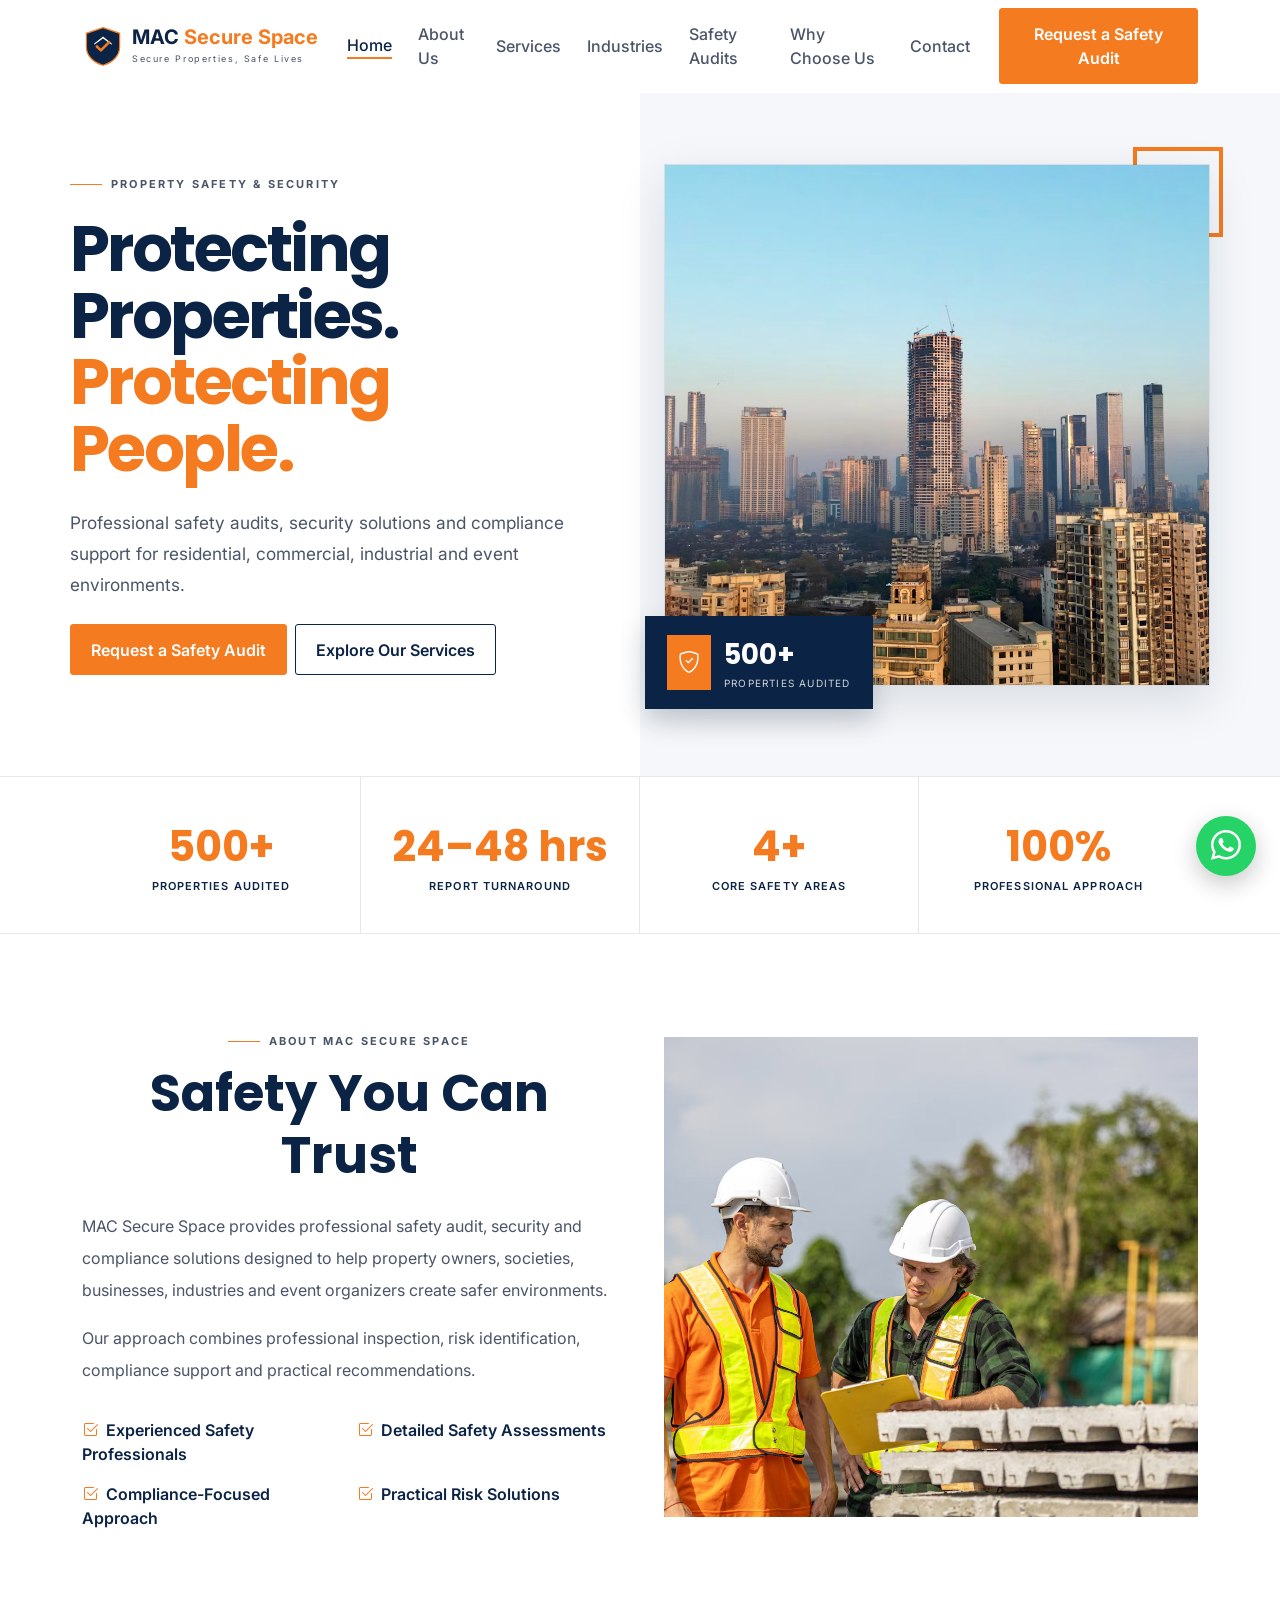
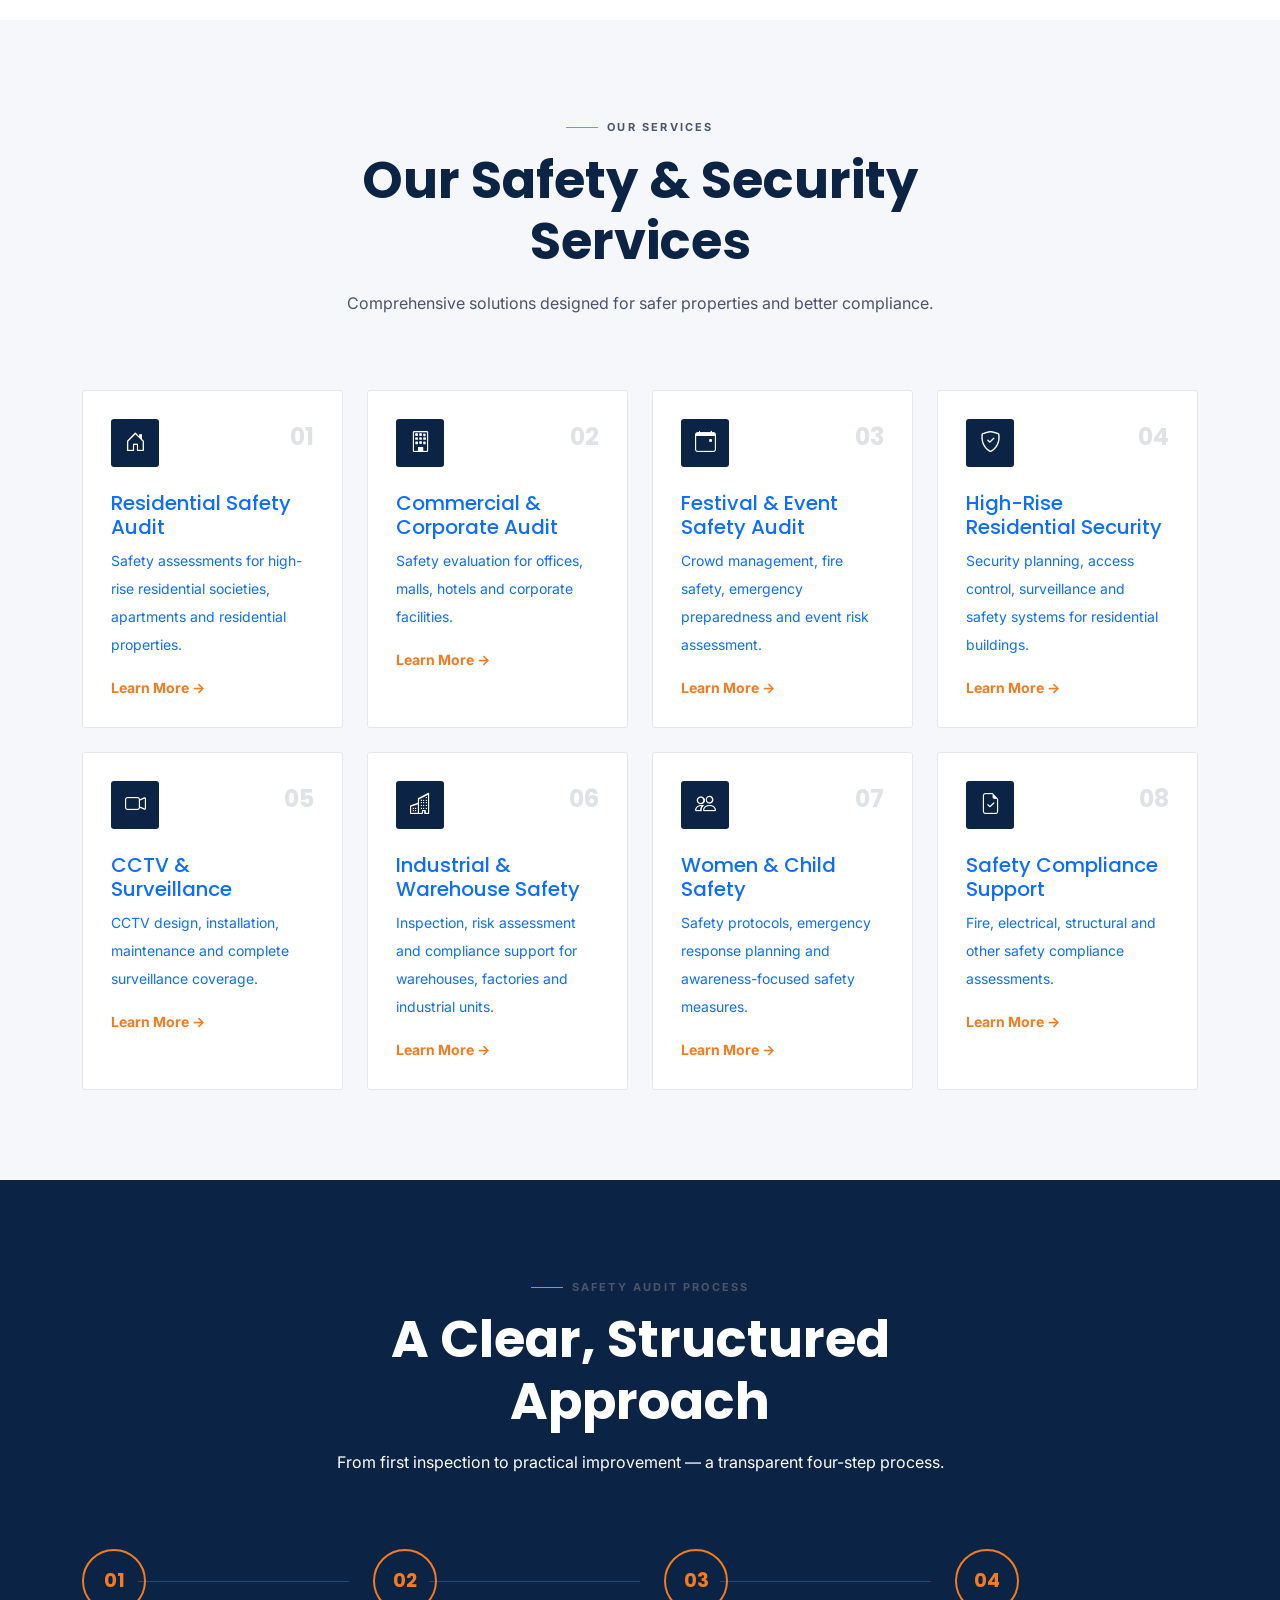
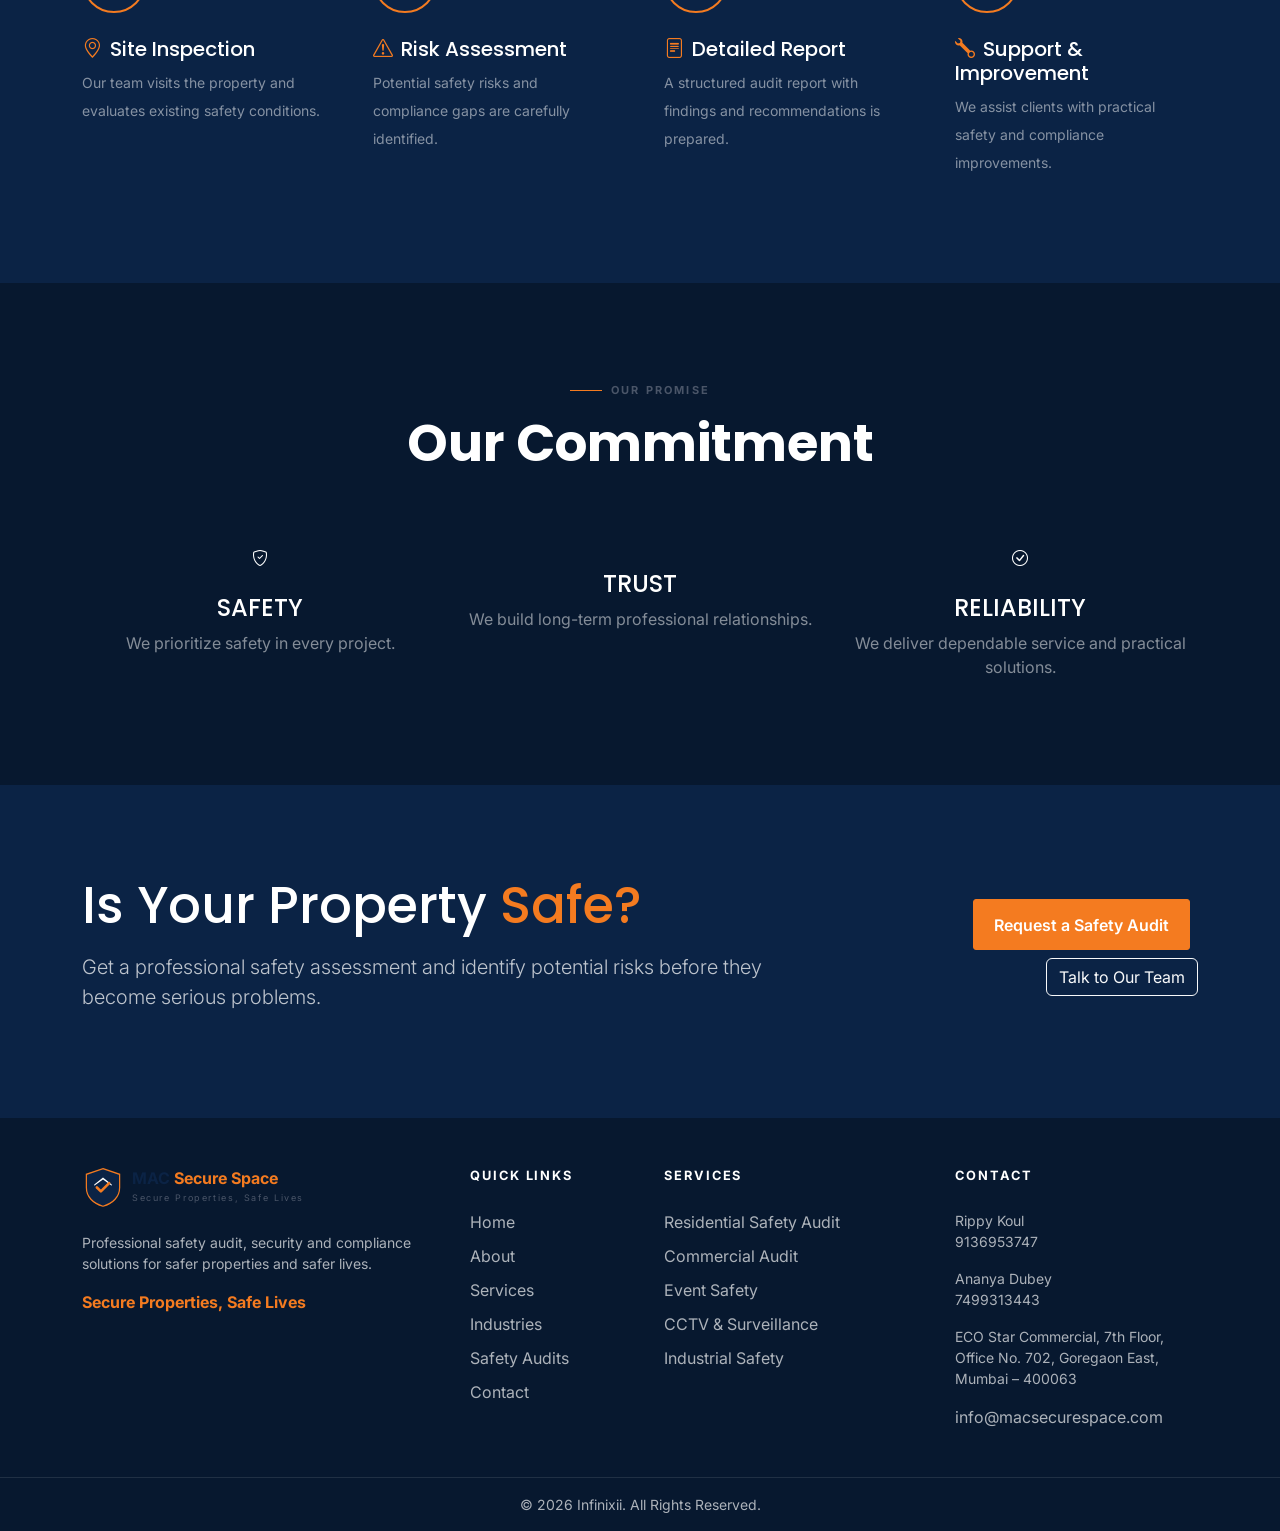
<file: index.html>
<!doctype html>
<html lang="en">

<head>
    <meta charset="utf-8">
    <meta name="viewport" content="width=device-width,initial-scale=1">
    <title>Home | MAC Secure Space</title>
    <meta name="description" content="Professional safety audits, security solutions and compliance support.">
    <link href="https://cdn.jsdelivr.net/npm/bootstrap@5.3.3/dist/css/bootstrap.min.css" rel="stylesheet">
    <link href="https://cdn.jsdelivr.net/npm/bootstrap-icons@1.11.3/font/bootstrap-icons.css" rel="stylesheet">
    <link
        href="https://fonts.googleapis.com/css2?family=Inter:wght@400;500;600;700&family=Poppins:wght@500;600;700&display=swap"
        rel="stylesheet">
    <link rel="stylesheet" href="assets/style.css">
</head>

<body>
    <nav class="navbar navbar-expand-lg fixed-top">
        <div class="container"><a class="navbar-brand d-flex align-items-center gap-2" href="index.html"><svg
                    class="brand-mark" viewBox="0 0 48 48" fill="none">
                    <path d="M24 3L43 9.5v15C43 35 35.5 42.8 24 46 12.5 42.8 5 35 5 24.5v-15L24 3z" fill="#0B2345"
                        stroke="#F47B20" stroke-width="1.4" />
                    <path d="M24 13l10 8v1.5l-10-7-10 7V21l10-8z" fill="#fff" />
                    <path d="M17 24.5l4.6 4.5 9.4-9.4" stroke="#F47B20" stroke-width="3" stroke-linecap="round"
                        stroke-linejoin="round" />
                </svg>
                <div>
                    <div class="brand-name">MAC <span>Secure Space</span></div>
                    <div class="brand-tag">Secure Properties, Safe Lives</div>
                </div>
            </a><button class="navbar-toggler border-0" data-bs-toggle="collapse" data-bs-target="#nav"><i
                    class="bi bi-list fs-2" style="color:var(--navy)"></i></button>
            <div class="collapse navbar-collapse" id="nav">
                <ul class="navbar-nav ms-auto align-items-lg-center">
                    <li class="nav-item"><a class="nav-link active" href="index.html">Home</a></li>
                    <li class="nav-item"><a class="nav-link " href="about.html">About Us</a></li>
                    <li class="nav-item"><a class="nav-link " href="services.html">Services</a></li>
                    <li class="nav-item"><a class="nav-link " href="industries.html">Industries</a></li>
                    <li class="nav-item"><a class="nav-link " href="safety-audit.html">Safety Audits</a></li>
                    <li class="nav-item"><a class="nav-link " href="why-choose-us.html">Why Choose Us</a></li>
                    <li class="nav-item"><a class="nav-link " href="contact.html">Contact</a></li>
                </ul><a href="contact.html" class="btn btn-brand ms-lg-3 mt-3 mt-lg-0">Request a Safety Audit</a>
            </div>
        </div>
    </nav>
    <section class="hero">
        <div class="container hero-inner">
            <div class="row align-items-center g-5">
                <div class="col-lg-6 reveal">
                    <div class="eyebrow">Property Safety & Security</div>
                    <h1 class="mt-4">Protecting Properties.<br><span>Protecting People.</span></h1>
                    <p class="hero-copy mt-4">Professional safety audits, security solutions and compliance support for
                        residential, commercial, industrial and event environments.</p>
                    <div class="mt-4"><a href="contact.html" class="btn btn-brand me-2 mb-2">Request a Safety
                            Audit</a><a href="services.html" class="btn btn-outline-brand mb-2">Explore Our Services</a>
                    </div>
                </div>
                <div class="col-lg-6 reveal">
                    <div class="hero-img-wrap"><img class="hero-img"
                            src="assets/img/home.jpg"
                            alt="Modern high-rise skyline">
                        <div class="audit-badge">
                            <div class="badge-icon"><i class="bi bi-shield-check"></i></div>
                            <div>
                                <div class="badge-value">500+</div>
                                <div class="badge-label">Properties Audited</div>
                            </div>
                        </div>
                    </div>
                </div>
            </div>
        </div>
    </section>
    <section class="stats">
        <div class="container">
            <div class="row g-0">
                <div class="col-6 col-lg-3 stat reveal">
                    <div class="stat-value">500+</div>
                    <div class="stat-label">Properties Audited</div>
                </div>
                <div class="col-6 col-lg-3 stat reveal">
                    <div class="stat-value">24–48 hrs</div>
                    <div class="stat-label">Report Turnaround</div>
                </div>
                <div class="col-6 col-lg-3 stat reveal">
                    <div class="stat-value">4+</div>
                    <div class="stat-label">Core Safety Areas</div>
                </div>
                <div class="col-6 col-lg-3 stat reveal">
                    <div class="stat-value">100%</div>
                    <div class="stat-label">Professional Approach</div>
                </div>
            </div>
        </div>
    </section>
    <section class="section">
        <div class="container">
            <div class="row align-items-center g-5">
                <div class="col-lg-6 reveal">
                    <div class="section-heading reveal">
                        <div class="eyebrow">About MAC Secure Space</div>
                        <h2>Safety You Can Trust</h2>
                    </div>
                    <p class="mt-4 lh-lg">MAC Secure Space provides professional safety audit, security and compliance
                        solutions designed to help property owners, societies, businesses, industries and event
                        organizers create safer environments.</p>
                    <p class="lh-lg">Our approach combines professional inspection, risk identification, compliance
                        support and practical recommendations.</p>
                    <div class="row g-3 mt-3">
                        <div class="col-sm-6 fw-semibold" style="color:var(--navy)"><i class="bi bi-check2-square me-2"
                                style="color:var(--orange)"></i>Experienced Safety Professionals</div>
                        <div class="col-sm-6 fw-semibold" style="color:var(--navy)"><i class="bi bi-check2-square me-2"
                                style="color:var(--orange)"></i>Detailed Safety Assessments</div>
                        <div class="col-sm-6 fw-semibold" style="color:var(--navy)"><i class="bi bi-check2-square me-2"
                                style="color:var(--orange)"></i>Compliance-Focused Approach</div>
                        <div class="col-sm-6 fw-semibold" style="color:var(--navy)"><i class="bi bi-check2-square me-2"
                                style="color:var(--orange)"></i>Practical Risk Solutions</div>
                    </div>
                </div>
                <div class="col-lg-6 reveal"><img
                        src="assets/img/AB.jpg"
                        class="img-fluid w-100" style="height:480px;object-fit:cover" alt="Safety inspection"></div>
            </div>
        </div>
    </section>
    <section class="section section-light">
        <div class="container">
            <div class="section-heading reveal">
                <div class="eyebrow">Our Services</div>
                <h2>Our Safety & Security Services</h2>
                <p class="mt-3">Comprehensive solutions designed for safer properties and better compliance.</p>
            </div>
            <div class="row g-4 mt-5">
                <div class="col-sm-6 col-lg-3 reveal"><a href="services.html" class="card-classic d-block">
                        <div class="d-flex justify-content-between"><span class="icon-box"><i
                                    class="bi bi-house-door"></i></span><span class="number">01</span></div>
                        <h3 class="h5 mt-4">Residential Safety Audit</h3>
                        <p class="small lh-lg">Safety assessments for high-rise residential societies, apartments and
                            residential properties.</p><span class="small fw-bold" style="color:var(--orange)">Learn
                            More →</span>
                    </a></div>
                <div class="col-sm-6 col-lg-3 reveal"><a href="services.html" class="card-classic d-block">
                        <div class="d-flex justify-content-between"><span class="icon-box"><i
                                    class="bi bi-building"></i></span><span class="number">02</span></div>
                        <h3 class="h5 mt-4">Commercial & Corporate Audit</h3>
                        <p class="small lh-lg">Safety evaluation for offices, malls, hotels and corporate facilities.
                        </p><span class="small fw-bold" style="color:var(--orange)">Learn More →</span>
                    </a></div>
                <div class="col-sm-6 col-lg-3 reveal"><a href="services.html" class="card-classic d-block">
                        <div class="d-flex justify-content-between"><span class="icon-box"><i
                                    class="bi bi-calendar-event"></i></span><span class="number">03</span></div>
                        <h3 class="h5 mt-4">Festival & Event Safety Audit</h3>
                        <p class="small lh-lg">Crowd management, fire safety, emergency preparedness and event risk
                            assessment.</p><span class="small fw-bold" style="color:var(--orange)">Learn More →</span>
                    </a></div>
                <div class="col-sm-6 col-lg-3 reveal"><a href="services.html" class="card-classic d-block">
                        <div class="d-flex justify-content-between"><span class="icon-box"><i
                                    class="bi bi-shield-check"></i></span><span class="number">04</span></div>
                        <h3 class="h5 mt-4">High-Rise Residential Security</h3>
                        <p class="small lh-lg">Security planning, access control, surveillance and safety systems for
                            residential buildings.</p><span class="small fw-bold" style="color:var(--orange)">Learn More
                            →</span>
                    </a></div>
                <div class="col-sm-6 col-lg-3 reveal"><a href="services.html" class="card-classic d-block">
                        <div class="d-flex justify-content-between"><span class="icon-box"><i
                                    class="bi bi-camera-video"></i></span><span class="number">05</span></div>
                        <h3 class="h5 mt-4">CCTV & Surveillance</h3>
                        <p class="small lh-lg">CCTV design, installation, maintenance and complete surveillance
                            coverage.</p><span class="small fw-bold" style="color:var(--orange)">Learn More →</span>
                    </a></div>
                <div class="col-sm-6 col-lg-3 reveal"><a href="services.html" class="card-classic d-block">
                        <div class="d-flex justify-content-between"><span class="icon-box"><i
                                    class="bi bi-buildings"></i></span><span class="number">06</span></div>
                        <h3 class="h5 mt-4">Industrial & Warehouse Safety</h3>
                        <p class="small lh-lg">Inspection, risk assessment and compliance support for warehouses,
                            factories and industrial units.</p><span class="small fw-bold"
                            style="color:var(--orange)">Learn More →</span>
                    </a></div>
                <div class="col-sm-6 col-lg-3 reveal"><a href="services.html" class="card-classic d-block">
                        <div class="d-flex justify-content-between"><span class="icon-box"><i
                                    class="bi bi-people"></i></span><span class="number">07</span></div>
                        <h3 class="h5 mt-4">Women & Child Safety</h3>
                        <p class="small lh-lg">Safety protocols, emergency response planning and awareness-focused
                            safety measures.</p><span class="small fw-bold" style="color:var(--orange)">Learn More
                            →</span>
                    </a></div>
                <div class="col-sm-6 col-lg-3 reveal"><a href="services.html" class="card-classic d-block">
                        <div class="d-flex justify-content-between"><span class="icon-box"><i
                                    class="bi bi-file-earmark-check"></i></span><span class="number">08</span></div>
                        <h3 class="h5 mt-4">Safety Compliance Support</h3>
                        <p class="small lh-lg">Fire, electrical, structural and other safety compliance assessments.</p>
                        <span class="small fw-bold" style="color:var(--orange)">Learn More →</span>
                    </a></div>
            </div>
        </div>
    </section>
    <section class="section section-navy">
        <div class="container">
            <div class="section-heading reveal">
                <div class="eyebrow">Safety Audit Process</div>
                <h2>A Clear, Structured Approach</h2>
                <p class="mt-3">From first inspection to practical improvement — a transparent four-step process.</p>
            </div>
            <div class="row g-5 mt-4">
                <div class="col-md-6 col-lg-3 position-relative reveal">
                    <div class="process-number">01</div>
                    <div class=process-line></div>
                    <h3 class="h5 mt-4 text-white"><i class="bi bi-geo-alt me-2" style="color:var(--orange)"></i>Site
                        Inspection</h3>
                    <p class="small lh-lg text-white-50">Our team visits the property and evaluates existing safety
                        conditions.</p>
                </div>
                <div class="col-md-6 col-lg-3 position-relative reveal">
                    <div class="process-number">02</div>
                    <div class=process-line></div>
                    <h3 class="h5 mt-4 text-white"><i class="bi bi-exclamation-triangle me-2"
                            style="color:var(--orange)"></i>Risk Assessment</h3>
                    <p class="small lh-lg text-white-50">Potential safety risks and compliance gaps are carefully
                        identified.</p>
                </div>
                <div class="col-md-6 col-lg-3 position-relative reveal">
                    <div class="process-number">03</div>
                    <div class=process-line></div>
                    <h3 class="h5 mt-4 text-white"><i class="bi bi-file-text me-2"
                            style="color:var(--orange)"></i>Detailed Report</h3>
                    <p class="small lh-lg text-white-50">A structured audit report with findings and recommendations is
                        prepared.</p>
                </div>
                <div class="col-md-6 col-lg-3 position-relative reveal">
                    <div class="process-number">04</div>
                    <h3 class="h5 mt-4 text-white"><i class="bi bi-wrench me-2" style="color:var(--orange)"></i>Support
                        & Improvement</h3>
                    <p class="small lh-lg text-white-50">We assist clients with practical safety and compliance
                        improvements.</p>
                </div>
            </div>
        </div>
    </section>
    <section class="section section-dark">
        <div class="container">
            <div class="section-heading reveal">
                <div class="eyebrow">Our Promise</div>
                <h2>Our Commitment</h2>
            </div>
            <div class="row mt-5 g-4">
                <div class="col-md-4 text-center reveal">
                    <div class="commitment-icon"><i class="bi bi-shield-check"></i></div>
                    <h3 class="h4 text-white mt-4">SAFETY</h3>
                    <p class="text-white-50">We prioritize safety in every project.</p>
                </div>
                <div class="col-md-4 text-center reveal">
                    <div class="commitment-icon"><i class="bi bi-handshake"></i></div>
                    <h3 class="h4 text-white mt-4">TRUST</h3>
                    <p class="text-white-50">We build long-term professional relationships.</p>
                </div>
                <div class="col-md-4 text-center reveal">
                    <div class="commitment-icon"><i class="bi bi-check-circle"></i></div>
                    <h3 class="h4 text-white mt-4">RELIABILITY</h3>
                    <p class="text-white-50">We deliver dependable service and practical solutions.</p>
                </div>
            </div>
        </div>
    </section>
    <section class="section cta">
        <div class="container">
            <div class="row align-items-center g-4">
                <div class="col-lg-8">
                    <h2>Is Your Property <span style="color:var(--orange)">Safe?</span></h2>
                    <p class="lead mt-3">Get a professional safety assessment and identify potential risks before they
                        become serious problems.</p>
                </div>
                <div class="col-lg-4 text-lg-end"><a class="btn btn-brand me-2 mb-2" href="contact.html">Request a
                        Safety Audit</a><a class="btn btn-outline-light mb-2" href="contact.html">Talk to Our Team</a>
                </div>
            </div>
        </div>
    </section>
     <a
        href="https://wa.me/919136953747?text=Hello%20MAC%20Secure%20Space,%20I%20would%20like%20to%20enquire%20about%20your%20safety%20services."
        class="whatsapp-float" target="_blank" rel="noopener" aria-label="Chat with MAC Secure Space on WhatsApp"><i
            class="bi bi-whatsapp"></i><span class="whatsapp-tooltip">Chat with us on WhatsApp</span></a>
    <footer>
        <div class="container py-5">
            <div class="row g-5">
                <div class="col-lg-4">
                    <div class="d-flex align-items-center gap-2"><a class="navbar-brand d-flex align-items-center gap-2"
                            href="index.html"><svg class="brand-mark" viewBox="0 0 48 48" fill="none">
                                <path d="M24 3L43 9.5v15C43 35 35.5 42.8 24 46 12.5 42.8 5 35 5 24.5v-15L24 3z"
                                    fill="#0B2345" stroke="#F47B20" stroke-width="1.4" />
                                <path d="M24 13l10 8v1.5l-10-7-10 7V21l10-8z" fill="#fff" />
                                <path d="M17 24.5l4.6 4.5 9.4-9.4" stroke="#F47B20" stroke-width="3"
                                    stroke-linecap="round" stroke-linejoin="round" />
                            </svg>
                            <div>
                                <div class="brand-name">MAC <span>Secure Space</span></div>
                                <div class="brand-tag">Secure Properties, Safe Lives</div>
                            </div>
                        </a></div>
                    <p class="mt-4 small">Professional safety audit, security and compliance solutions for safer
                        properties and safer lives.</p><strong style="color:var(--orange)">Secure Properties, Safe
                        Lives</strong>
                </div>
                <div class="col-6 col-lg-2">
                    <div class="footer-title mb-4">Quick Links</div><a class="footer-link" href="index.html">Home</a><a
                        class="footer-link" href="about.html">About</a><a class="footer-link"
                        href="services.html">Services</a><a class="footer-link" href="industries.html">Industries</a><a
                        class="footer-link" href="safety-audit.html">Safety Audits</a><a class="footer-link"
                        href="contact.html">Contact</a>
                </div>
                <div class="col-6 col-lg-3">
                    <div class="footer-title mb-4">Services</div><a class="footer-link" href="services.html">Residential
                        Safety Audit</a><a class="footer-link" href="services.html">Commercial Audit</a><a
                        class="footer-link" href="services.html">Event Safety</a><a class="footer-link"
                        href="services.html">CCTV & Surveillance</a><a class="footer-link"
                        href="services.html">Industrial Safety</a>
                </div>
                <div class="col-lg-3">
                    <div class="footer-title mb-4">Contact</div>
                    <p class="small">Rippy Koul<br><a class="footer-link d-inline" href="tel:9136953747">9136953747</a>
                    </p>
                    <p class="small">Ananya Dubey<br><a class="footer-link d-inline"
                            href="tel:7499313443">7499313443</a></p>
                    <p class="small">ECO Star Commercial, 7th Floor, Office No. 702, Goregaon East, Mumbai – 400063</p>
                    <a class="footer-link d-inline" href="mailto:info@macsecurespace.com">info@macsecurespace.com</a>
                </div>
            </div>
        </div>
        <div class="border-top border-light border-opacity-10">
            <div class="container py-3 text-center small">© 2026 Infinixii. All Rights Reserved.</div>
        </div>
    </footer>
    <script src="https://cdn.jsdelivr.net/npm/bootstrap@5.3.3/dist/js/bootstrap.bundle.min.js"></script>
    <script src="assets/script.js"></script>
</body>

</html>
</file>
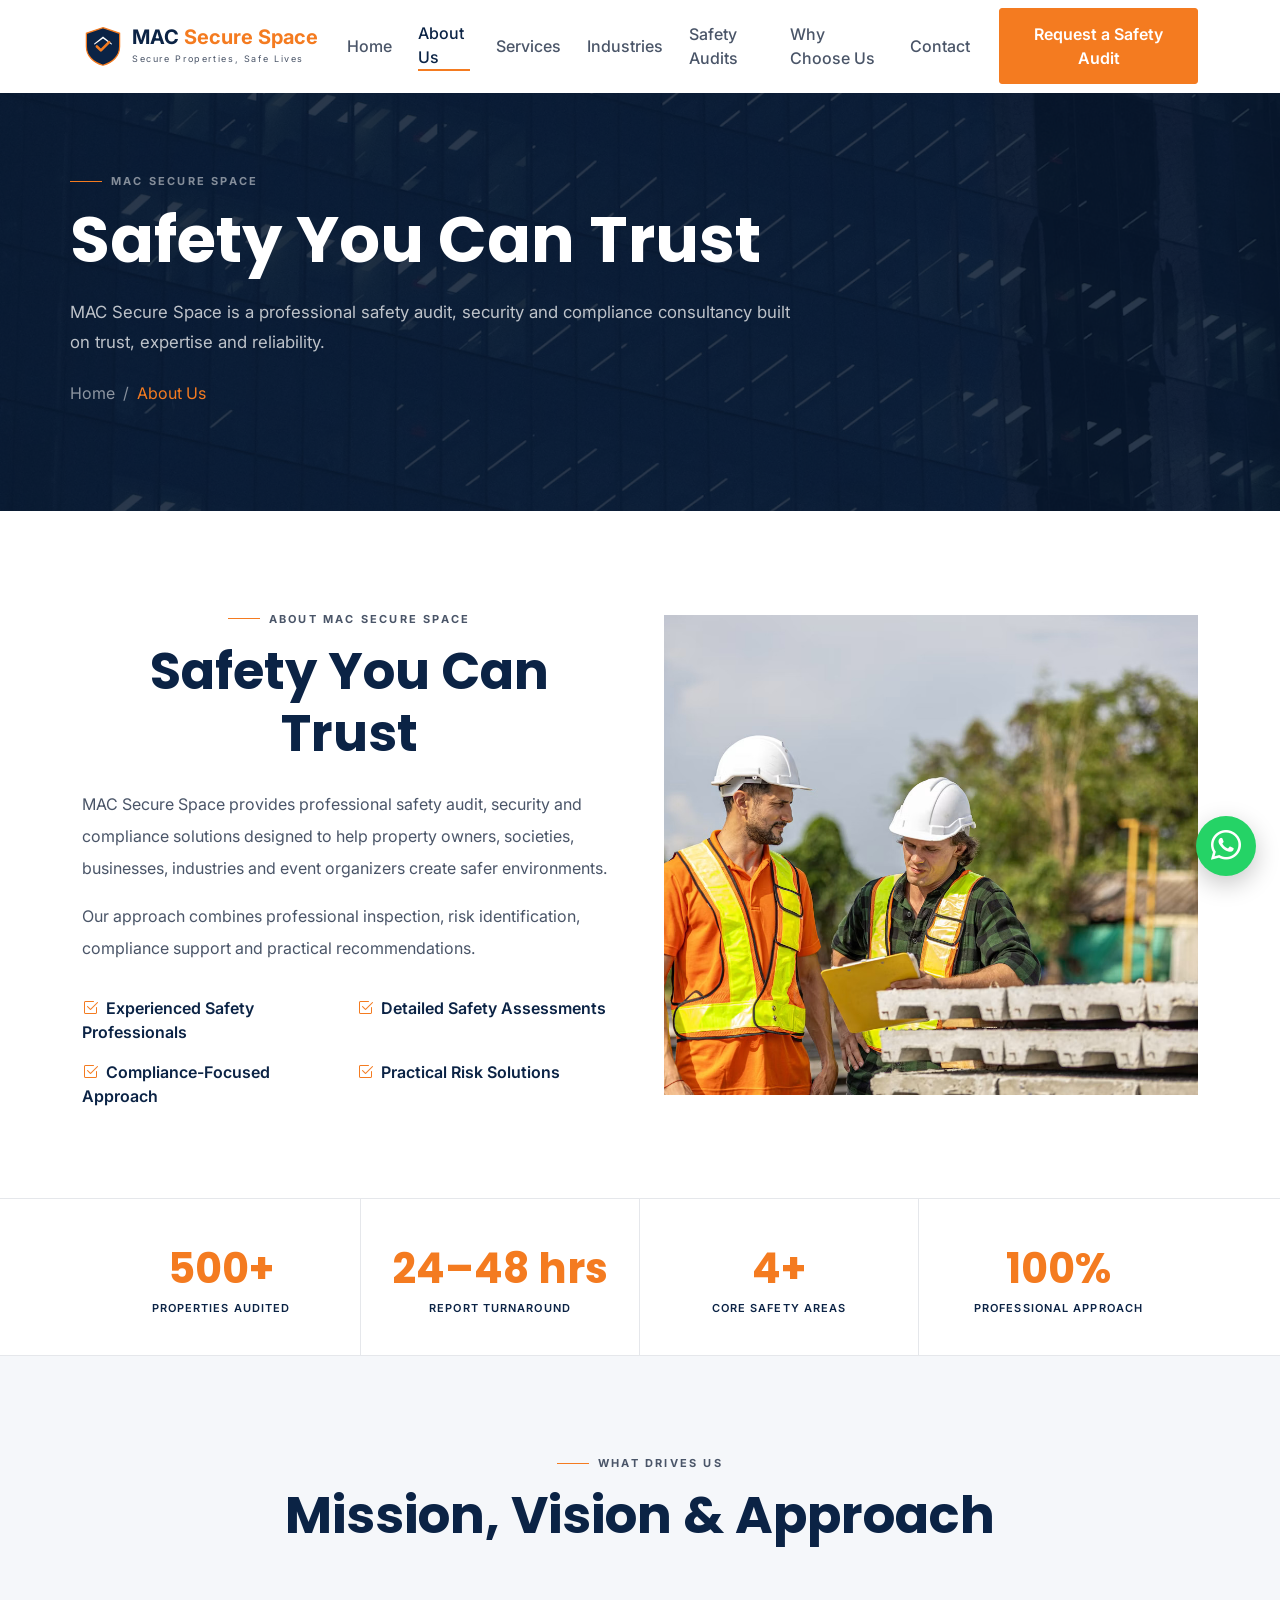
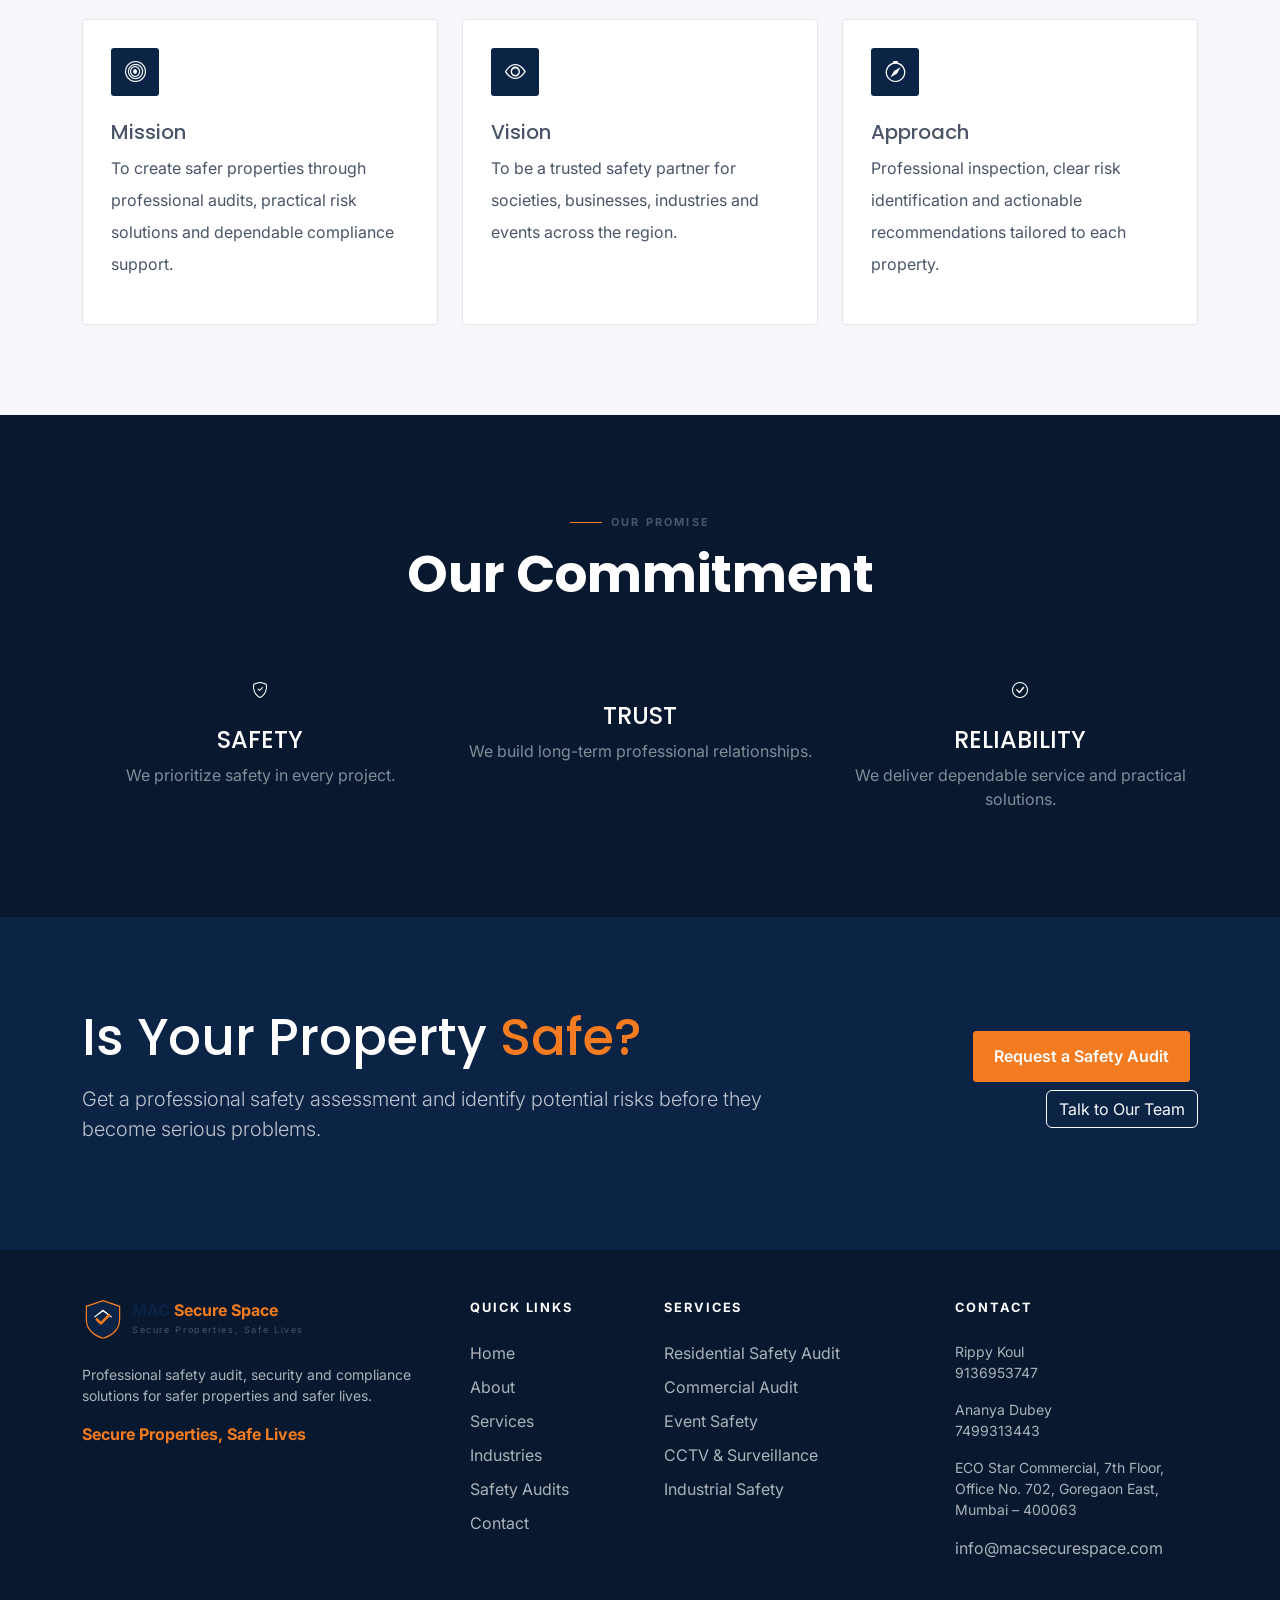
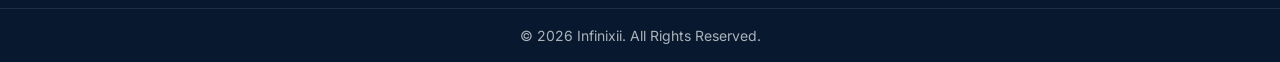
<file: about.html>
<!doctype html>
<html lang="en">

<head>
    <meta charset="utf-8">
    <meta name="viewport" content="width=device-width,initial-scale=1">
    <title>Safety You Can Trust | MAC Secure Space</title>
    <meta name="description"
        content="MAC Secure Space is a professional safety audit, security and compliance consultancy built on trust, expertise and reliability.">
    <link href="https://cdn.jsdelivr.net/npm/bootstrap@5.3.3/dist/css/bootstrap.min.css" rel="stylesheet">
    <link href="https://cdn.jsdelivr.net/npm/bootstrap-icons@1.11.3/font/bootstrap-icons.css" rel="stylesheet">
    <link
        href="https://fonts.googleapis.com/css2?family=Inter:wght@400;500;600;700&family=Poppins:wght@500;600;700&display=swap"
        rel="stylesheet">
    <link rel="stylesheet" href="assets/style.css">
</head>

<body>
    <nav class="navbar navbar-expand-lg fixed-top">
        <div class="container"><a class="navbar-brand d-flex align-items-center gap-2" href="index.html"><svg
                    class="brand-mark" viewBox="0 0 48 48" fill="none">
                    <path d="M24 3L43 9.5v15C43 35 35.5 42.8 24 46 12.5 42.8 5 35 5 24.5v-15L24 3z" fill="#0B2345"
                        stroke="#F47B20" stroke-width="1.4" />
                    <path d="M24 13l10 8v1.5l-10-7-10 7V21l10-8z" fill="#fff" />
                    <path d="M17 24.5l4.6 4.5 9.4-9.4" stroke="#F47B20" stroke-width="3" stroke-linecap="round"
                        stroke-linejoin="round" />
                </svg>
                <div>
                    <div class="brand-name">MAC <span>Secure Space</span></div>
                    <div class="brand-tag">Secure Properties, Safe Lives</div>
                </div>
            </a><button class="navbar-toggler border-0" data-bs-toggle="collapse" data-bs-target="#nav"><i
                    class="bi bi-list fs-2" style="color:var(--navy)"></i></button>
            <div class="collapse navbar-collapse" id="nav">
                <ul class="navbar-nav ms-auto align-items-lg-center">
                    <li class="nav-item"><a class="nav-link " href="index.html">Home</a></li>
                    <li class="nav-item"><a class="nav-link active" href="about.html">About Us</a></li>
                    <li class="nav-item"><a class="nav-link " href="services.html">Services</a></li>
                    <li class="nav-item"><a class="nav-link " href="industries.html">Industries</a></li>
                    <li class="nav-item"><a class="nav-link " href="safety-audit.html">Safety Audits</a></li>
                    <li class="nav-item"><a class="nav-link " href="why-choose-us.html">Why Choose Us</a></li>
                    <li class="nav-item"><a class="nav-link " href="contact.html">Contact</a></li>
                </ul><a href="contact.html" class="btn btn-brand ms-lg-3 mt-3 mt-lg-0">Request a Safety Audit</a>
            </div>
        </div>
    </nav>
    <section class="page-hero">
        <div class="page-hero-bg"
            style="background-image:url('assets/img/inst.jpg')">
        </div>
        <div class="container page-hero-content">
            <div class="eyebrow text-white-50">MAC Secure Space</div>
            <h1 class="mt-3">Safety You Can Trust</h1>
            <p class="mt-4">MAC Secure Space is a professional safety audit, security and compliance consultancy built
                on trust, expertise and reliability.</p>
            <div class="breadcrumb mt-4"><a href="index.html">Home</a><span class="mx-2 text-white-50">/</span><span
                    class="active">About Us</span></div>
        </div>
    </section>
    <section class="section">
        <div class="container">
            <div class="row align-items-center g-5">
                <div class="col-lg-6 reveal">
                    <div class="section-heading reveal">
                        <div class="eyebrow">About MAC Secure Space</div>
                        <h2>Safety You Can Trust</h2>
                    </div>
                    <p class="mt-4 lh-lg">MAC Secure Space provides professional safety audit, security and compliance
                        solutions designed to help property owners, societies, businesses, industries and event
                        organizers create safer environments.</p>
                    <p class="lh-lg">Our approach combines professional inspection, risk identification, compliance
                        support and practical recommendations.</p>
                    <div class="row g-3 mt-3">
                        <div class="col-sm-6 fw-semibold" style="color:var(--navy)"><i class="bi bi-check2-square me-2"
                                style="color:var(--orange)"></i>Experienced Safety Professionals</div>
                        <div class="col-sm-6 fw-semibold" style="color:var(--navy)"><i class="bi bi-check2-square me-2"
                                style="color:var(--orange)"></i>Detailed Safety Assessments</div>
                        <div class="col-sm-6 fw-semibold" style="color:var(--navy)"><i class="bi bi-check2-square me-2"
                                style="color:var(--orange)"></i>Compliance-Focused Approach</div>
                        <div class="col-sm-6 fw-semibold" style="color:var(--navy)"><i class="bi bi-check2-square me-2"
                                style="color:var(--orange)"></i>Practical Risk Solutions</div>
                    </div>
                </div>
                <div class="col-lg-6 reveal"><img
                        src="assets/img/AB.jpg"
                        class="img-fluid w-100" style="height:480px;object-fit:cover" alt="Safety inspection"></div>
            </div>
        </div>
    </section>
    <section class="stats">
        <div class="container">
            <div class="row g-0">
                <div class="col-6 col-lg-3 stat reveal">
                    <div class="stat-value">500+</div>
                    <div class="stat-label">Properties Audited</div>
                </div>
                <div class="col-6 col-lg-3 stat reveal">
                    <div class="stat-value">24–48 hrs</div>
                    <div class="stat-label">Report Turnaround</div>
                </div>
                <div class="col-6 col-lg-3 stat reveal">
                    <div class="stat-value">4+</div>
                    <div class="stat-label">Core Safety Areas</div>
                </div>
                <div class="col-6 col-lg-3 stat reveal">
                    <div class="stat-value">100%</div>
                    <div class="stat-label">Professional Approach</div>
                </div>
            </div>
        </div>
    </section>
    <section class="section section-light">
        <div class="container">
            <div class="section-heading reveal">
                <div class="eyebrow">What Drives Us</div>
                <h2>Mission, Vision & Approach</h2>
            </div>
            <div class="row g-4 mt-5">
                <div class="col-md-4 reveal">
                    <div class="card-classic"><span class="icon-box"><i class="bi bi-bullseye"></i></span>
                        <h3 class="h5 mt-4">Mission</h3>
                        <p class="lh-lg">To create safer properties through professional audits, practical risk
                            solutions and dependable compliance support.</p>
                    </div>
                </div>
                <div class="col-md-4 reveal">
                    <div class="card-classic"><span class="icon-box"><i class="bi bi-eye"></i></span>
                        <h3 class="h5 mt-4">Vision</h3>
                        <p class="lh-lg">To be a trusted safety partner for societies, businesses, industries and events
                            across the region.</p>
                    </div>
                </div>
                <div class="col-md-4 reveal">
                    <div class="card-classic"><span class="icon-box"><i class="bi bi-compass"></i></span>
                        <h3 class="h5 mt-4">Approach</h3>
                        <p class="lh-lg">Professional inspection, clear risk identification and actionable
                            recommendations tailored to each property.</p>
                    </div>
                </div>
            </div>
        </div>
    </section>
    <section class="section section-dark">
        <div class="container">
            <div class="section-heading reveal">
                <div class="eyebrow">Our Promise</div>
                <h2>Our Commitment</h2>
            </div>
            <div class="row mt-5 g-4">
                <div class="col-md-4 text-center reveal">
                    <div class="commitment-icon"><i class="bi bi-shield-check"></i></div>
                    <h3 class="h4 text-white mt-4">SAFETY</h3>
                    <p class="text-white-50">We prioritize safety in every project.</p>
                </div>
                <div class="col-md-4 text-center reveal">
                    <div class="commitment-icon"><i class="bi bi-handshake"></i></div>
                    <h3 class="h4 text-white mt-4">TRUST</h3>
                    <p class="text-white-50">We build long-term professional relationships.</p>
                </div>
                <div class="col-md-4 text-center reveal">
                    <div class="commitment-icon"><i class="bi bi-check-circle"></i></div>
                    <h3 class="h4 text-white mt-4">RELIABILITY</h3>
                    <p class="text-white-50">We deliver dependable service and practical solutions.</p>
                </div>
            </div>
        </div>
    </section>
    <section class="section cta">
        <div class="container">
            <div class="row align-items-center g-4">
                <div class="col-lg-8">
                    <h2>Is Your Property <span style="color:var(--orange)">Safe?</span></h2>
                    <p class="lead mt-3">Get a professional safety assessment and identify potential risks before they
                        become serious problems.</p>
                </div>
                <div class="col-lg-4 text-lg-end"><a class="btn btn-brand me-2 mb-2" href="contact.html">Request a
                        Safety Audit</a><a class="btn btn-outline-light mb-2" href="contact.html">Talk to Our Team</a>
                </div>
            </div>
        </div>
    </section>
    <footer>
        <div class="container py-5">
            <div class="row g-5">
                <div class="col-lg-4">
                    <div class="d-flex align-items-center gap-2"><a class="navbar-brand d-flex align-items-center gap-2"
                            href="index.html"><svg class="brand-mark" viewBox="0 0 48 48" fill="none">
                                <path d="M24 3L43 9.5v15C43 35 35.5 42.8 24 46 12.5 42.8 5 35 5 24.5v-15L24 3z"
                                    fill="#0B2345" stroke="#F47B20" stroke-width="1.4" />
                                <path d="M24 13l10 8v1.5l-10-7-10 7V21l10-8z" fill="#fff" />
                                <path d="M17 24.5l4.6 4.5 9.4-9.4" stroke="#F47B20" stroke-width="3"
                                    stroke-linecap="round" stroke-linejoin="round" />
                            </svg>
                            <div>
                                <div class="brand-name">MAC <span>Secure Space</span></div>
                                <div class="brand-tag">Secure Properties, Safe Lives</div>
                            </div>
                        </a></div>
                    <p class="mt-4 small">Professional safety audit, security and compliance solutions for safer
                        properties and safer lives.</p><strong style="color:var(--orange)">Secure Properties, Safe
                        Lives</strong>
                </div>
                <div class="col-6 col-lg-2">
                    <div class="footer-title mb-4">Quick Links</div><a class="footer-link" href="index.html">Home</a><a
                        class="footer-link" href="about.html">About</a><a class="footer-link"
                        href="services.html">Services</a><a class="footer-link" href="industries.html">Industries</a><a
                        class="footer-link" href="safety-audit.html">Safety Audits</a><a class="footer-link"
                        href="contact.html">Contact</a>
                </div>
                <div class="col-6 col-lg-3">
                    <div class="footer-title mb-4">Services</div><a class="footer-link" href="services.html">Residential
                        Safety Audit</a><a class="footer-link" href="services.html">Commercial Audit</a><a
                        class="footer-link" href="services.html">Event Safety</a><a class="footer-link"
                        href="services.html">CCTV & Surveillance</a><a class="footer-link"
                        href="services.html">Industrial Safety</a>
                </div>
                <div class="col-lg-3">
                    <div class="footer-title mb-4">Contact</div>
                    <p class="small">Rippy Koul<br><a class="footer-link d-inline" href="tel:9136953747">9136953747</a>
                    </p>
                    <p class="small">Ananya Dubey<br><a class="footer-link d-inline"
                            href="tel:7499313443">7499313443</a></p>
                    <p class="small">ECO Star Commercial, 7th Floor, Office No. 702, Goregaon East, Mumbai – 400063</p>
                    <a class="footer-link d-inline" href="mailto:info@macsecurespace.com">info@macsecurespace.com</a>
                </div>
            </div>
        </div>
        <div class="border-top border-light border-opacity-10">
            <div class="container py-3 text-center small">© 2026 Infinixii. All Rights Reserved.</div>
        </div>
        <a
        href="https://wa.me/919136953747?text=Hello%20MAC%20Secure%20Space,%20I%20would%20like%20to%20enquire%20about%20your%20safety%20services."
        class="whatsapp-float" target="_blank" rel="noopener" aria-label="Chat with MAC Secure Space on WhatsApp"><i
            class="bi bi-whatsapp"></i><span class="whatsapp-tooltip">Chat with us on WhatsApp</span></a>
    </footer>
    <script src="https://cdn.jsdelivr.net/npm/bootstrap@5.3.3/dist/js/bootstrap.bundle.min.js"></script>
    <script src="assets/script.js"></script>
</body>

</html>
</file>
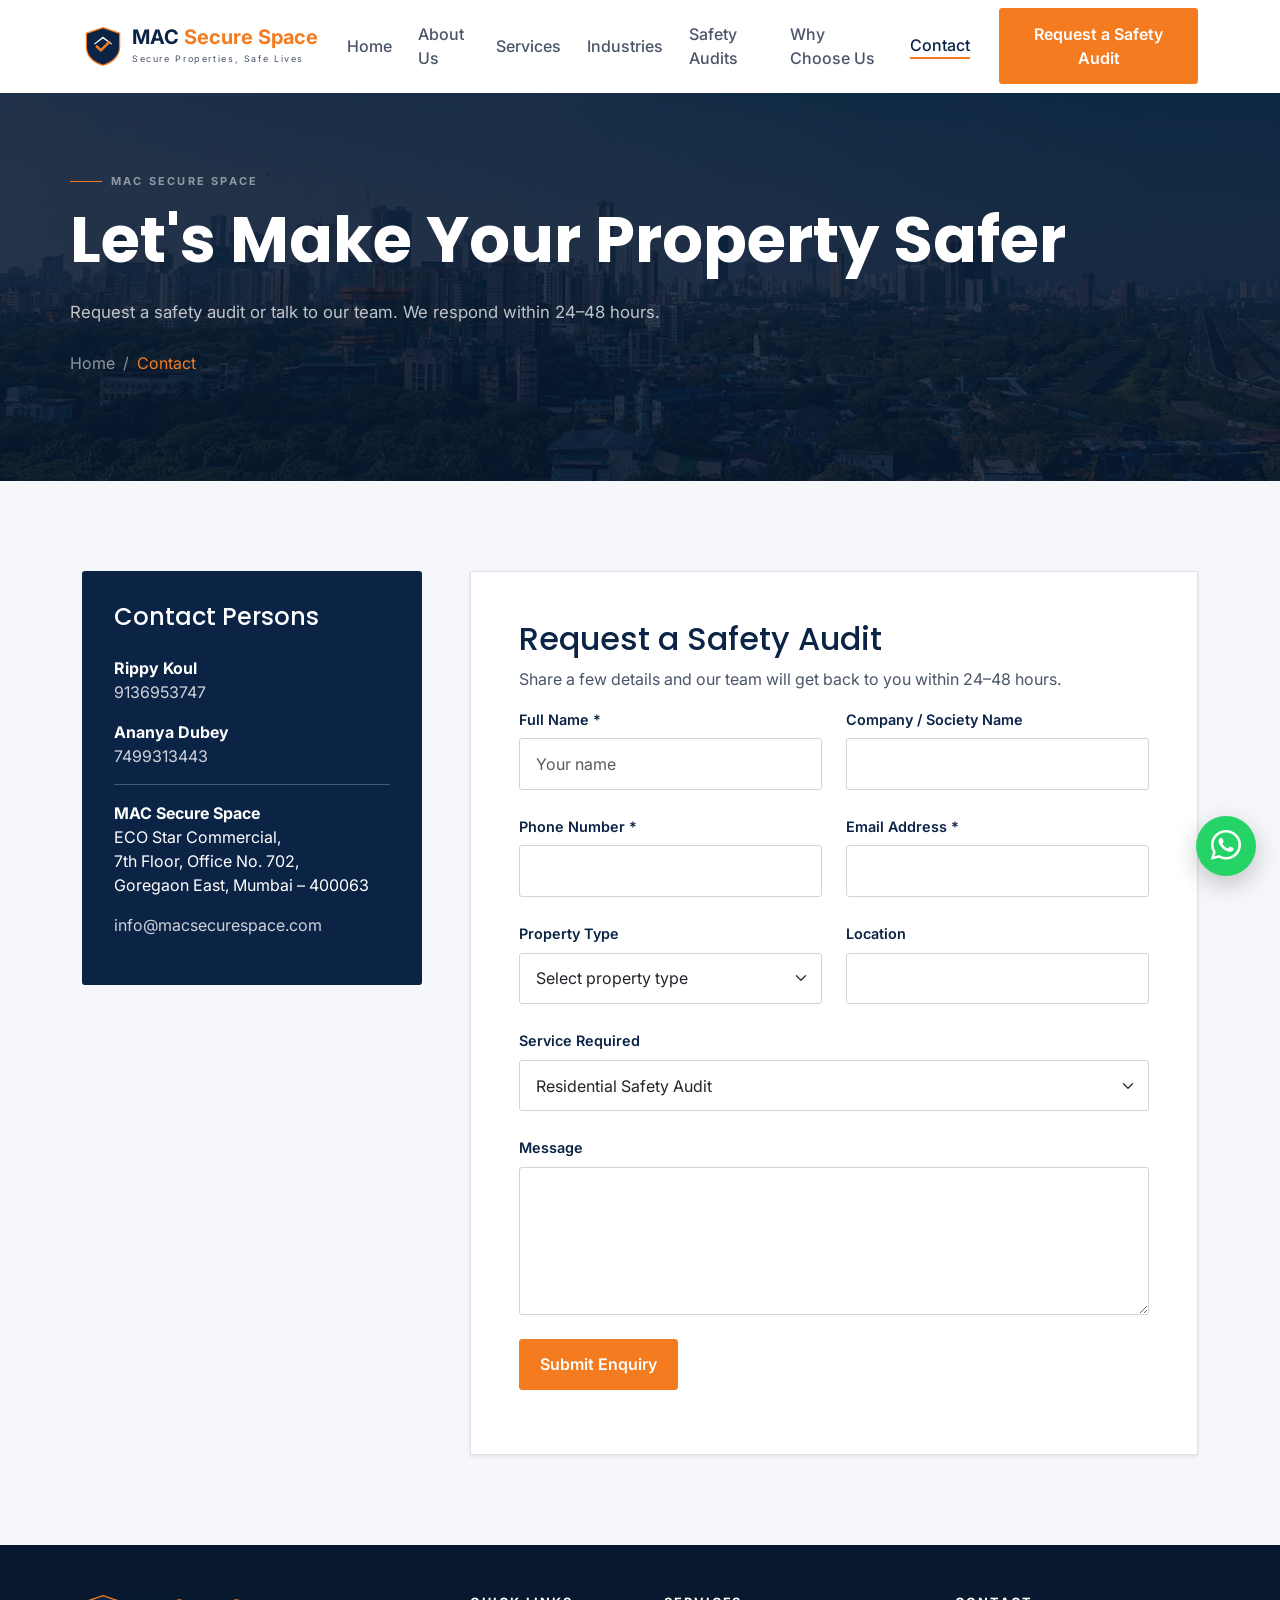
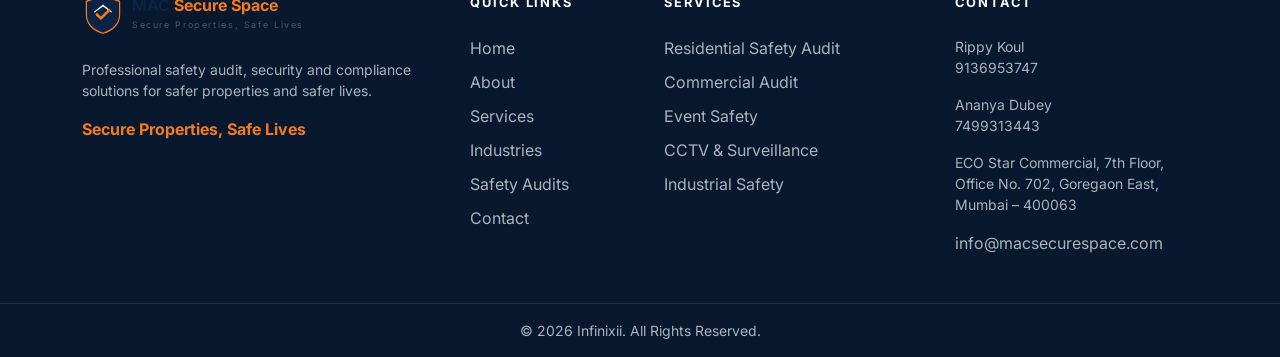
<file: contact.html>
<!doctype html>
<html lang="en">

<head>
    <meta charset="utf-8">
    <meta name="viewport" content="width=device-width,initial-scale=1">
    <title>Let's Make Your Property Safer | MAC Secure Space</title>
    <meta name="description" content="Request a safety audit or talk to our team. We respond within 24–48 hours.">
    <link href="https://cdn.jsdelivr.net/npm/bootstrap@5.3.3/dist/css/bootstrap.min.css" rel="stylesheet">
    <link href="https://cdn.jsdelivr.net/npm/bootstrap-icons@1.11.3/font/bootstrap-icons.css" rel="stylesheet">
    <link
        href="https://fonts.googleapis.com/css2?family=Inter:wght@400;500;600;700&family=Poppins:wght@500;600;700&display=swap"
        rel="stylesheet">
    <link rel="stylesheet" href="assets/style.css">
</head>

<body>
    <nav class="navbar navbar-expand-lg fixed-top">
        <div class="container"><a class="navbar-brand d-flex align-items-center gap-2" href="index.html"><svg
                    class="brand-mark" viewBox="0 0 48 48" fill="none">
                    <path d="M24 3L43 9.5v15C43 35 35.5 42.8 24 46 12.5 42.8 5 35 5 24.5v-15L24 3z" fill="#0B2345"
                        stroke="#F47B20" stroke-width="1.4" />
                    <path d="M24 13l10 8v1.5l-10-7-10 7V21l10-8z" fill="#fff" />
                    <path d="M17 24.5l4.6 4.5 9.4-9.4" stroke="#F47B20" stroke-width="3" stroke-linecap="round"
                        stroke-linejoin="round" />
                </svg>
                <div>
                    <div class="brand-name">MAC <span>Secure Space</span></div>
                    <div class="brand-tag">Secure Properties, Safe Lives</div>
                </div>
            </a><button class="navbar-toggler border-0" data-bs-toggle="collapse" data-bs-target="#nav"><i
                    class="bi bi-list fs-2" style="color:var(--navy)"></i></button>
            <div class="collapse navbar-collapse" id="nav">
                <ul class="navbar-nav ms-auto align-items-lg-center">
                    <li class="nav-item"><a class="nav-link " href="index.html">Home</a></li>
                    <li class="nav-item"><a class="nav-link " href="about.html">About Us</a></li>
                    <li class="nav-item"><a class="nav-link " href="services.html">Services</a></li>
                    <li class="nav-item"><a class="nav-link " href="industries.html">Industries</a></li>
                    <li class="nav-item"><a class="nav-link " href="safety-audit.html">Safety Audits</a></li>
                    <li class="nav-item"><a class="nav-link " href="why-choose-us.html">Why Choose Us</a></li>
                    <li class="nav-item"><a class="nav-link active" href="contact.html">Contact</a></li>
                </ul><a href="contact.html" class="btn btn-brand ms-lg-3 mt-3 mt-lg-0">Request a Safety Audit</a>
            </div>
        </div>
    </nav>
    <section class="page-hero">
        <div class="page-hero-bg"
            style="background-image:url('assets/img/Residential.jpg')">
        </div>
        <div class="container page-hero-content">
            <div class="eyebrow text-white-50">MAC Secure Space</div>
            <h1 class="mt-3">Let's Make Your Property Safer</h1>
            <p class="mt-4">Request a safety audit or talk to our team. We respond within 24–48 hours.</p>
            <div class="breadcrumb mt-4"><a href="index.html">Home</a><span class="mx-2 text-white-50">/</span><span
                    class="active">Contact</span></div>
        </div>
    </section>
    <section class="section section-light">
        <div class="container">
            <div class="row g-5">
                <div class="col-lg-4 reveal">
                    <div class="contact-box">
                        <h2 class="h4 text-white">Contact Persons</h2>
                        <p class="mt-4"><strong>Rippy Koul</strong><br><a href="tel:9136953747">9136953747</a></p>
                        <p><strong>Ananya Dubey</strong><br><a href="tel:7499313443">7499313443</a></p>
                        <hr class="border-light opacity-10">
                        <p><strong>MAC Secure Space</strong><br>ECO Star Commercial,<br>7th Floor, Office No.
                            702,<br>Goregaon East, Mumbai – 400063</p>
                        <p><a href="mailto:info@macsecurespace.com">info@macsecurespace.com</a></p>
                    </div>
                    <div class="mt-4"><iframe title="MAC Secure Space Office Location"
                            src="https://www.google.com/maps?q=ECO+Star+Commercial,+Goregaon+East,+Mumbai+400063&output=embed"
                            width="100%" height="260" style="border:0" loading="lazy"></iframe></div>
                </div>
                <div class="col-lg-8 reveal">
                    <div class="bg-white p-4 p-md-5 border shadow-sm">
                        <h2>Request a Safety Audit</h2>
                        <p>Share a few details and our team will get back to you within 24–48 hours.</p>
                        <form id="enquiryForm" class="row g-4 needs-validation" novalidate>
                            <div class="col-md-6"><label class="form-label">Full Name *</label><input required
                                    class="form-control" name="full_name" placeholder="Your name"></div>
                            <div class="col-md-6"><label class="form-label">Company / Society Name</label><input
                                    class="form-control" name="company"></div>
                            <div class="col-md-6"><label class="form-label">Phone Number *</label><input required
                                    class="form-control" name="phone"></div>
                            <div class="col-md-6"><label class="form-label">Email Address *</label><input required
                                    type="email" class="form-control" name="email"></div>
                            <div class="col-md-6"><label class="form-label">Property Type</label><select
                                    class="form-select">
                                    <option>Select property type</option>
                                    <option>Residential Society</option>
                                    <option>Commercial / Office</option>
                                    <option>Industrial / Warehouse</option>
                                    <option>Event / Festival</option>
                                    <option>Institutional</option>
                                </select></div>
                            <div class="col-md-6"><label class="form-label">Location</label><input class="form-control"
                                    name="location"></div>
                            <div class="col-12"><label class="form-label">Service Required</label><select
                                    class="form-select">
                                    <option>Residential Safety Audit</option>
                                    <option>Commercial & Corporate Audit</option>
                                    <option>Festival & Event Safety Audit</option>
                                    <option>High-Rise Residential Security</option>
                                    <option>CCTV & Surveillance</option>
                                    <option>Industrial & Warehouse Safety</option>
                                    <option>Women & Child Safety</option>
                                    <option>Safety Compliance Support</option>
                                </select></div>
                            <div class="col-12"><label class="form-label">Message</label><textarea rows="5"
                                    class="form-control"></textarea></div>
                            <div class="col-12"><button class="btn btn-brand" type="submit">Submit Enquiry</button>
                            </div>
                        </form>
                        <div id="formMessage" class="mt-3"></div>
                    </div>
                </div>
            </div>
        </div>
    </section>
    <footer>
        <div class="container py-5">
            <div class="row g-5">
                <div class="col-lg-4">
                    <div class="d-flex align-items-center gap-2"><a class="navbar-brand d-flex align-items-center gap-2"
                            href="index.html"><svg class="brand-mark" viewBox="0 0 48 48" fill="none">
                                <path d="M24 3L43 9.5v15C43 35 35.5 42.8 24 46 12.5 42.8 5 35 5 24.5v-15L24 3z"
                                    fill="#0B2345" stroke="#F47B20" stroke-width="1.4" />
                                <path d="M24 13l10 8v1.5l-10-7-10 7V21l10-8z" fill="#fff" />
                                <path d="M17 24.5l4.6 4.5 9.4-9.4" stroke="#F47B20" stroke-width="3"
                                    stroke-linecap="round" stroke-linejoin="round" />
                            </svg>
                            <div>
                                <div class="brand-name">MAC <span>Secure Space</span></div>
                                <div class="brand-tag">Secure Properties, Safe Lives</div>
                            </div>
                        </a></div>
                    <p class="mt-4 small">Professional safety audit, security and compliance solutions for safer
                        properties and safer lives.</p><strong style="color:var(--orange)">Secure Properties, Safe
                        Lives</strong>
                </div>
                <div class="col-6 col-lg-2">
                    <div class="footer-title mb-4">Quick Links</div><a class="footer-link" href="index.html">Home</a><a
                        class="footer-link" href="about.html">About</a><a class="footer-link"
                        href="services.html">Services</a><a class="footer-link" href="industries.html">Industries</a><a
                        class="footer-link" href="safety-audit.html">Safety Audits</a><a class="footer-link"
                        href="contact.html">Contact</a>
                </div>
                <div class="col-6 col-lg-3">
                    <div class="footer-title mb-4">Services</div><a class="footer-link" href="services.html">Residential
                        Safety Audit</a><a class="footer-link" href="services.html">Commercial Audit</a><a
                        class="footer-link" href="services.html">Event Safety</a><a class="footer-link"
                        href="services.html">CCTV & Surveillance</a><a class="footer-link"
                        href="services.html">Industrial Safety</a>
                </div>
                <div class="col-lg-3">
                    <div class="footer-title mb-4">Contact</div>
                    <p class="small">Rippy Koul<br><a class="footer-link d-inline" href="tel:9136953747">9136953747</a>
                    </p>
                    <p class="small">Ananya Dubey<br><a class="footer-link d-inline"
                            href="tel:7499313443">7499313443</a></p>
                    <p class="small">ECO Star Commercial, 7th Floor, Office No. 702, Goregaon East, Mumbai – 400063</p>
                    <a class="footer-link d-inline" href="mailto:info@macsecurespace.com">info@macsecurespace.com</a>
                </div>
            </div>
        </div>
        <div class="border-top border-light border-opacity-10">
            <div class="container py-3 text-center small">© 2026 Infinixii. All Rights Reserved.</div>
        </div>
        <a
        href="https://wa.me/919136953747?text=Hello%20MAC%20Secure%20Space,%20I%20would%20like%20to%20enquire%20about%20your%20safety%20services."
        class="whatsapp-float" target="_blank" rel="noopener" aria-label="Chat with MAC Secure Space on WhatsApp"><i
            class="bi bi-whatsapp"></i><span class="whatsapp-tooltip">Chat with us on WhatsApp</span></a>
    </footer>
    <script src="https://cdn.jsdelivr.net/npm/bootstrap@5.3.3/dist/js/bootstrap.bundle.min.js"></script>
    <script src="assets/script.js"></script>
</body>

</html>
</file>
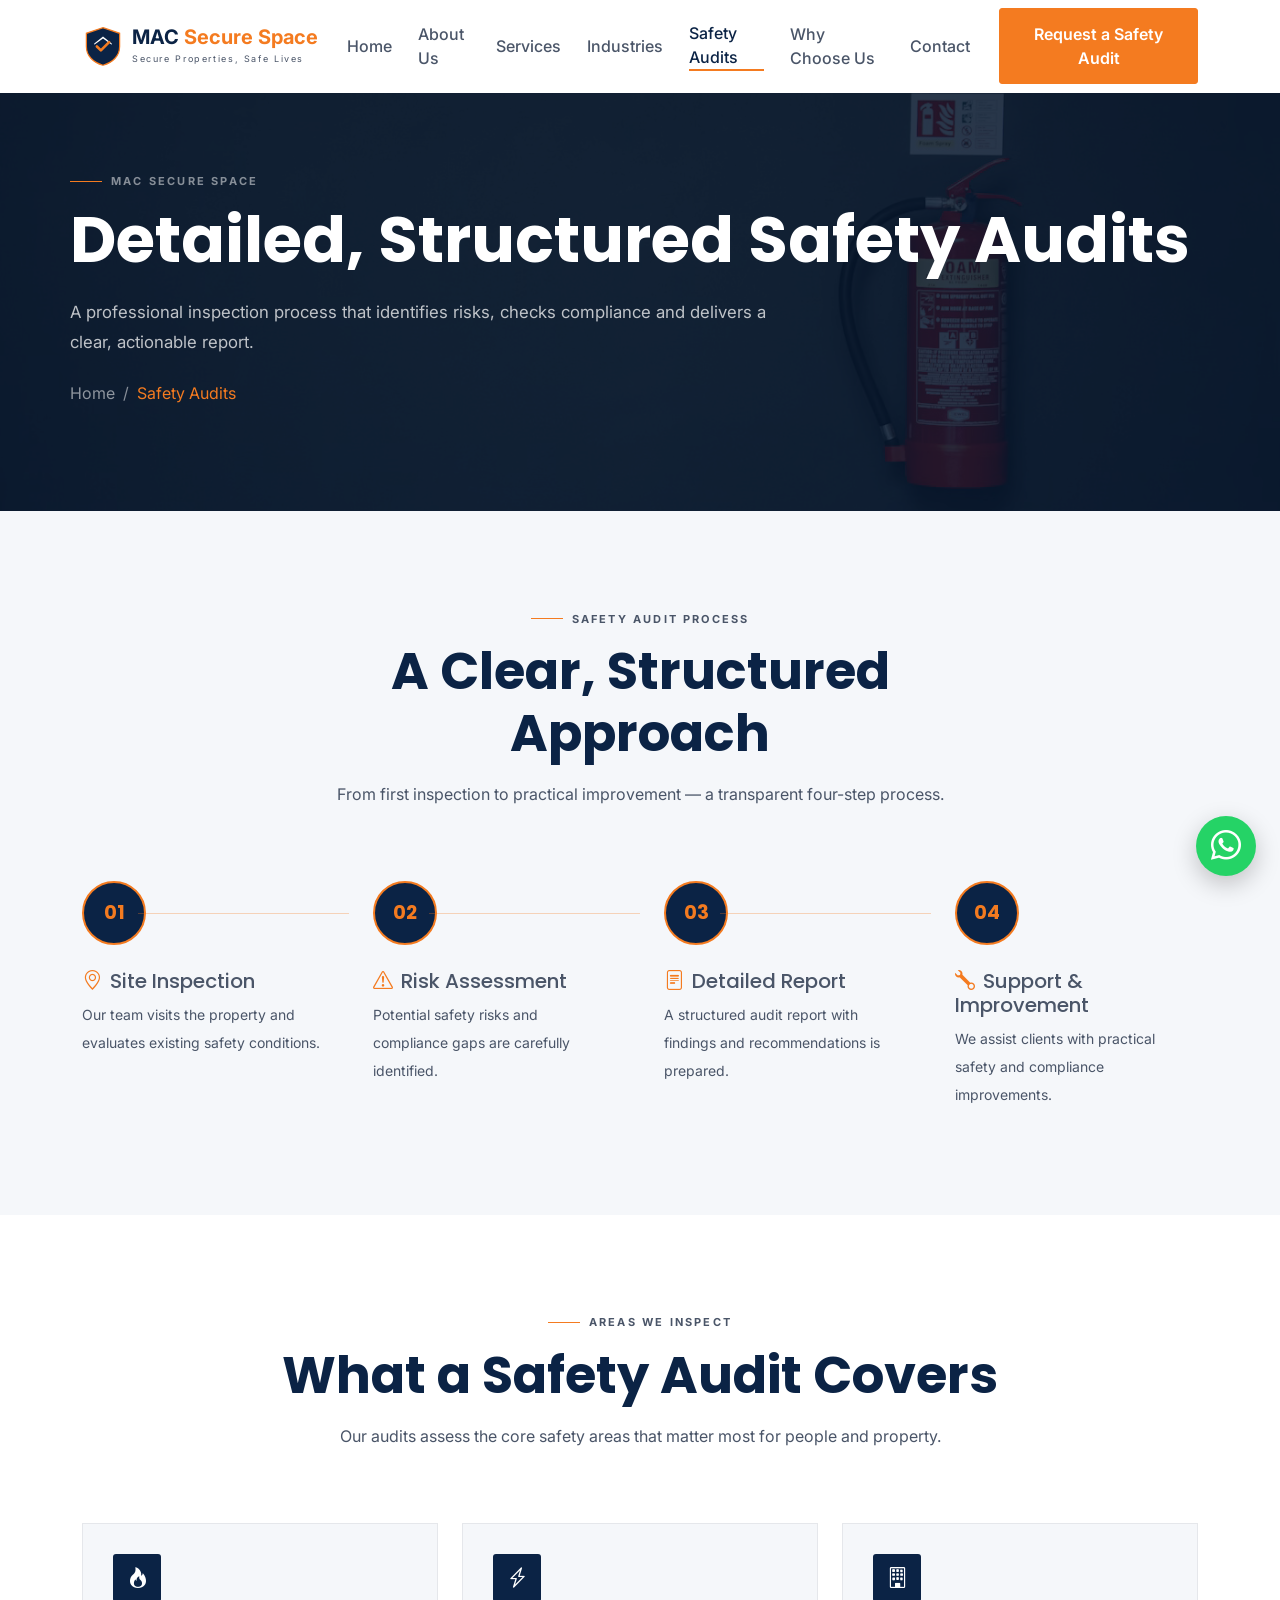
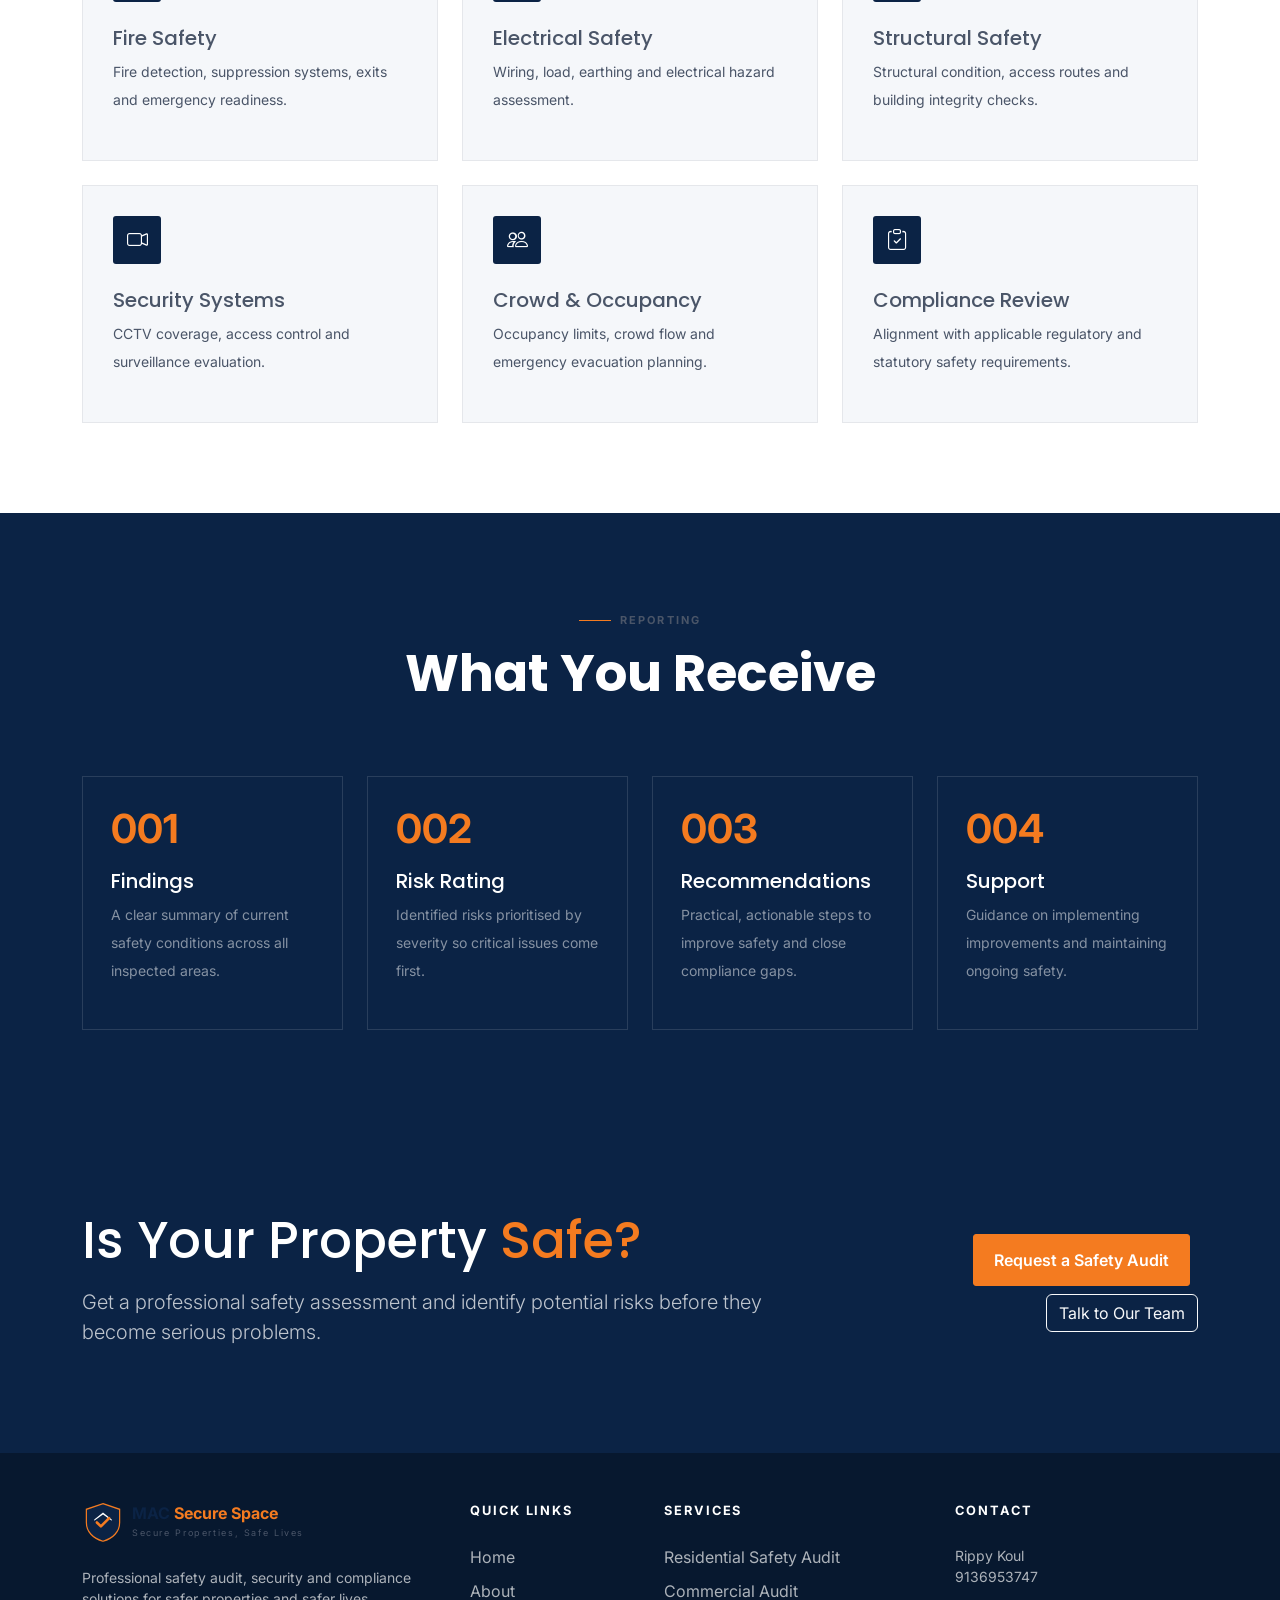
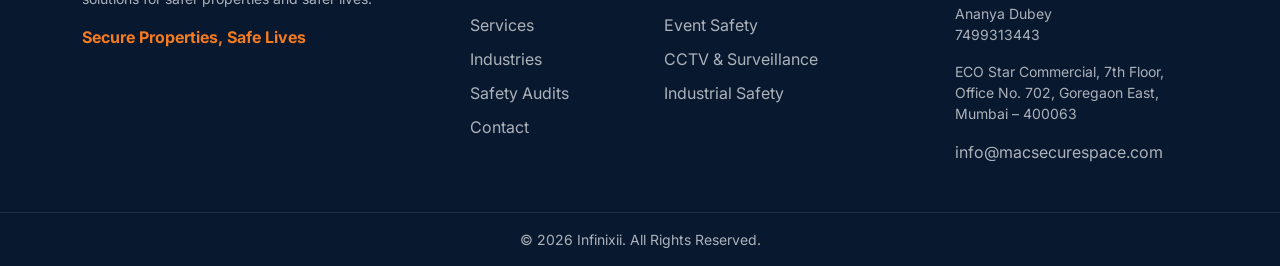
<file: safety-audit.html>
<!doctype html>
<html lang="en">

<head>
    <meta charset="utf-8">
    <meta name="viewport" content="width=device-width,initial-scale=1">
    <title>Detailed, Structured Safety Audits | MAC Secure Space</title>
    <meta name="description"
        content="A professional inspection process that identifies risks, checks compliance and delivers a clear, actionable report.">
    <link href="https://cdn.jsdelivr.net/npm/bootstrap@5.3.3/dist/css/bootstrap.min.css" rel="stylesheet">
    <link href="https://cdn.jsdelivr.net/npm/bootstrap-icons@1.11.3/font/bootstrap-icons.css" rel="stylesheet">
    <link
        href="https://fonts.googleapis.com/css2?family=Inter:wght@400;500;600;700&family=Poppins:wght@500;600;700&display=swap"
        rel="stylesheet">
    <link rel="stylesheet" href="assets/style.css">
</head>

<body>
    <nav class="navbar navbar-expand-lg fixed-top">
        <div class="container"><a class="navbar-brand d-flex align-items-center gap-2" href="index.html"><svg
                    class="brand-mark" viewBox="0 0 48 48" fill="none">
                    <path d="M24 3L43 9.5v15C43 35 35.5 42.8 24 46 12.5 42.8 5 35 5 24.5v-15L24 3z" fill="#0B2345"
                        stroke="#F47B20" stroke-width="1.4" />
                    <path d="M24 13l10 8v1.5l-10-7-10 7V21l10-8z" fill="#fff" />
                    <path d="M17 24.5l4.6 4.5 9.4-9.4" stroke="#F47B20" stroke-width="3" stroke-linecap="round"
                        stroke-linejoin="round" />
                </svg>
                <div>
                    <div class="brand-name">MAC <span>Secure Space</span></div>
                    <div class="brand-tag">Secure Properties, Safe Lives</div>
                </div>
            </a><button class="navbar-toggler border-0" data-bs-toggle="collapse" data-bs-target="#nav"><i
                    class="bi bi-list fs-2" style="color:var(--navy)"></i></button>
            <div class="collapse navbar-collapse" id="nav">
                <ul class="navbar-nav ms-auto align-items-lg-center">
                    <li class="nav-item"><a class="nav-link " href="index.html">Home</a></li>
                    <li class="nav-item"><a class="nav-link " href="about.html">About Us</a></li>
                    <li class="nav-item"><a class="nav-link " href="services.html">Services</a></li>
                    <li class="nav-item"><a class="nav-link " href="industries.html">Industries</a></li>
                    <li class="nav-item"><a class="nav-link active" href="safety-audit.html">Safety Audits</a></li>
                    <li class="nav-item"><a class="nav-link " href="why-choose-us.html">Why Choose Us</a></li>
                    <li class="nav-item"><a class="nav-link " href="contact.html">Contact</a></li>
                </ul><a href="contact.html" class="btn btn-brand ms-lg-3 mt-3 mt-lg-0">Request a Safety Audit</a>
            </div>
        </div>
    </nav>
    <section class="page-hero">
        <div class="page-hero-bg"
            style="background-image:url('assets/img/Safety.jpg')">
        </div>
        <div class="container page-hero-content">
            <div class="eyebrow text-white-50">MAC Secure Space</div>
            <h1 class="mt-3">Detailed, Structured Safety Audits</h1>
            <p class="mt-4">A professional inspection process that identifies risks, checks compliance and delivers a
                clear, actionable report.</p>
            <div class="breadcrumb mt-4"><a href="index.html">Home</a><span class="mx-2 text-white-50">/</span><span
                    class="active">Safety Audits</span></div>
        </div>
    </section>
    <section class="section section-light">
        <div class="container">
            <div class="section-heading reveal">
                <div class="eyebrow">Safety Audit Process</div>
                <h2>A Clear, Structured Approach</h2>
                <p class="mt-3">From first inspection to practical improvement — a transparent four-step process.</p>
            </div>
            <div class="row g-5 mt-4">
                <div class="col-md-6 col-lg-3 position-relative reveal">
                    <div class="process-number">01</div>
                    <div class=process-line></div>
                    <h3 class="h5 mt-4 "><i class="bi bi-geo-alt me-2" style="color:var(--orange)"></i>Site Inspection
                    </h3>
                    <p class="small lh-lg ">Our team visits the property and evaluates existing safety conditions.</p>
                </div>
                <div class="col-md-6 col-lg-3 position-relative reveal">
                    <div class="process-number">02</div>
                    <div class=process-line></div>
                    <h3 class="h5 mt-4 "><i class="bi bi-exclamation-triangle me-2" style="color:var(--orange)"></i>Risk
                        Assessment</h3>
                    <p class="small lh-lg ">Potential safety risks and compliance gaps are carefully identified.</p>
                </div>
                <div class="col-md-6 col-lg-3 position-relative reveal">
                    <div class="process-number">03</div>
                    <div class=process-line></div>
                    <h3 class="h5 mt-4 "><i class="bi bi-file-text me-2" style="color:var(--orange)"></i>Detailed Report
                    </h3>
                    <p class="small lh-lg ">A structured audit report with findings and recommendations is prepared.</p>
                </div>
                <div class="col-md-6 col-lg-3 position-relative reveal">
                    <div class="process-number">04</div>
                    <h3 class="h5 mt-4 "><i class="bi bi-wrench me-2" style="color:var(--orange)"></i>Support &
                        Improvement</h3>
                    <p class="small lh-lg ">We assist clients with practical safety and compliance improvements.</p>
                </div>
            </div>
        </div>
    </section>
    <section class="section">
        <div class="container">
            <div class="section-heading reveal">
                <div class="eyebrow">Areas We Inspect</div>
                <h2>What a Safety Audit Covers</h2>
                <p class="mt-3">Our audits assess the core safety areas that matter most for people and property.</p>
            </div>
            <div class="row g-4 mt-5">
                <div class="col-sm-6 col-lg-4 reveal">
                    <div class="audit-area"><span class="icon-box"><i class="bi bi-fire"></i></span>
                        <h3 class="h5 mt-4">Fire Safety</h3>
                        <p class="small lh-lg">Fire detection, suppression systems, exits and emergency readiness.</p>
                    </div>
                </div>
                <div class="col-sm-6 col-lg-4 reveal">
                    <div class="audit-area"><span class="icon-box"><i class="bi bi-lightning-charge"></i></span>
                        <h3 class="h5 mt-4">Electrical Safety</h3>
                        <p class="small lh-lg">Wiring, load, earthing and electrical hazard assessment.</p>
                    </div>
                </div>
                <div class="col-sm-6 col-lg-4 reveal">
                    <div class="audit-area"><span class="icon-box"><i class="bi bi-building"></i></span>
                        <h3 class="h5 mt-4">Structural Safety</h3>
                        <p class="small lh-lg">Structural condition, access routes and building integrity checks.</p>
                    </div>
                </div>
                <div class="col-sm-6 col-lg-4 reveal">
                    <div class="audit-area"><span class="icon-box"><i class="bi bi-camera-video"></i></span>
                        <h3 class="h5 mt-4">Security Systems</h3>
                        <p class="small lh-lg">CCTV coverage, access control and surveillance evaluation.</p>
                    </div>
                </div>
                <div class="col-sm-6 col-lg-4 reveal">
                    <div class="audit-area"><span class="icon-box"><i class="bi bi-people"></i></span>
                        <h3 class="h5 mt-4">Crowd & Occupancy</h3>
                        <p class="small lh-lg">Occupancy limits, crowd flow and emergency evacuation planning.</p>
                    </div>
                </div>
                <div class="col-sm-6 col-lg-4 reveal">
                    <div class="audit-area"><span class="icon-box"><i class="bi bi-clipboard-check"></i></span>
                        <h3 class="h5 mt-4">Compliance Review</h3>
                        <p class="small lh-lg">Alignment with applicable regulatory and statutory safety requirements.
                        </p>
                    </div>
                </div>
            </div>
        </div>
    </section>
    <section class="section section-navy">
        <div class="container">
            <div class="section-heading reveal">
                <div class="eyebrow">Reporting</div>
                <h2>What You Receive</h2>
            </div>
            <div class="row g-4 mt-5">
                <div class="col-sm-6 col-lg-3 reveal">
                    <div class="report-box">
                        <div class="display-6 fw-bold" style="color:var(--orange)">001</div>
                        <h3 class="h5 text-white mt-3">Findings</h3>
                        <p class="small text-white-50 lh-lg">A clear summary of current safety conditions across all
                            inspected areas.</p>
                    </div>
                </div>
                <div class="col-sm-6 col-lg-3 reveal">
                    <div class="report-box">
                        <div class="display-6 fw-bold" style="color:var(--orange)">002</div>
                        <h3 class="h5 text-white mt-3">Risk Rating</h3>
                        <p class="small text-white-50 lh-lg">Identified risks prioritised by severity so critical issues
                            come first.</p>
                    </div>
                </div>
                <div class="col-sm-6 col-lg-3 reveal">
                    <div class="report-box">
                        <div class="display-6 fw-bold" style="color:var(--orange)">003</div>
                        <h3 class="h5 text-white mt-3">Recommendations</h3>
                        <p class="small text-white-50 lh-lg">Practical, actionable steps to improve safety and close
                            compliance gaps.</p>
                    </div>
                </div>
                <div class="col-sm-6 col-lg-3 reveal">
                    <div class="report-box">
                        <div class="display-6 fw-bold" style="color:var(--orange)">004</div>
                        <h3 class="h5 text-white mt-3">Support</h3>
                        <p class="small text-white-50 lh-lg">Guidance on implementing improvements and maintaining
                            ongoing safety.</p>
                    </div>
                </div>
            </div>
        </div>
    </section>
    <section class="section cta">
        <div class="container">
            <div class="row align-items-center g-4">
                <div class="col-lg-8">
                    <h2>Is Your Property <span style="color:var(--orange)">Safe?</span></h2>
                    <p class="lead mt-3">Get a professional safety assessment and identify potential risks before they
                        become serious problems.</p>
                </div>
                <div class="col-lg-4 text-lg-end"><a class="btn btn-brand me-2 mb-2" href="contact.html">Request a
                        Safety Audit</a><a class="btn btn-outline-light mb-2" href="contact.html">Talk to Our Team</a>
                </div>
            </div>
        </div>
    </section>
    <footer>
        <div class="container py-5">
            <div class="row g-5">
                <div class="col-lg-4">
                    <div class="d-flex align-items-center gap-2"><a class="navbar-brand d-flex align-items-center gap-2"
                            href="index.html"><svg class="brand-mark" viewBox="0 0 48 48" fill="none">
                                <path d="M24 3L43 9.5v15C43 35 35.5 42.8 24 46 12.5 42.8 5 35 5 24.5v-15L24 3z"
                                    fill="#0B2345" stroke="#F47B20" stroke-width="1.4" />
                                <path d="M24 13l10 8v1.5l-10-7-10 7V21l10-8z" fill="#fff" />
                                <path d="M17 24.5l4.6 4.5 9.4-9.4" stroke="#F47B20" stroke-width="3"
                                    stroke-linecap="round" stroke-linejoin="round" />
                            </svg>
                            <div>
                                <div class="brand-name">MAC <span>Secure Space</span></div>
                                <div class="brand-tag">Secure Properties, Safe Lives</div>
                            </div>
                        </a></div>
                    <p class="mt-4 small">Professional safety audit, security and compliance solutions for safer
                        properties and safer lives.</p><strong style="color:var(--orange)">Secure Properties, Safe
                        Lives</strong>
                </div>
                <div class="col-6 col-lg-2">
                    <div class="footer-title mb-4">Quick Links</div><a class="footer-link" href="index.html">Home</a><a
                        class="footer-link" href="about.html">About</a><a class="footer-link"
                        href="services.html">Services</a><a class="footer-link" href="industries.html">Industries</a><a
                        class="footer-link" href="safety-audit.html">Safety Audits</a><a class="footer-link"
                        href="contact.html">Contact</a>
                </div>
                <div class="col-6 col-lg-3">
                    <div class="footer-title mb-4">Services</div><a class="footer-link" href="services.html">Residential
                        Safety Audit</a><a class="footer-link" href="services.html">Commercial Audit</a><a
                        class="footer-link" href="services.html">Event Safety</a><a class="footer-link"
                        href="services.html">CCTV & Surveillance</a><a class="footer-link"
                        href="services.html">Industrial Safety</a>
                </div>
                <div class="col-lg-3">
                    <div class="footer-title mb-4">Contact</div>
                    <p class="small">Rippy Koul<br><a class="footer-link d-inline" href="tel:9136953747">9136953747</a>
                    </p>
                    <p class="small">Ananya Dubey<br><a class="footer-link d-inline"
                            href="tel:7499313443">7499313443</a></p>
                    <p class="small">ECO Star Commercial, 7th Floor, Office No. 702, Goregaon East, Mumbai – 400063</p>
                    <a class="footer-link d-inline" href="mailto:info@macsecurespace.com">info@macsecurespace.com</a>
                </div>
            </div>
        </div>
        <div class="border-top border-light border-opacity-10">
            <div class="container py-3 text-center small">© 2026 Infinixii. All Rights Reserved.</div>
        </div>
        <a
        href="https://wa.me/919136953747?text=Hello%20MAC%20Secure%20Space,%20I%20would%20like%20to%20enquire%20about%20your%20safety%20services."
        class="whatsapp-float" target="_blank" rel="noopener" aria-label="Chat with MAC Secure Space on WhatsApp"><i
            class="bi bi-whatsapp"></i><span class="whatsapp-tooltip">Chat with us on WhatsApp</span></a>
    </footer>
    <script src="https://cdn.jsdelivr.net/npm/bootstrap@5.3.3/dist/js/bootstrap.bundle.min.js"></script>
    <script src="assets/script.js"></script>
</body>

</html>
</file>
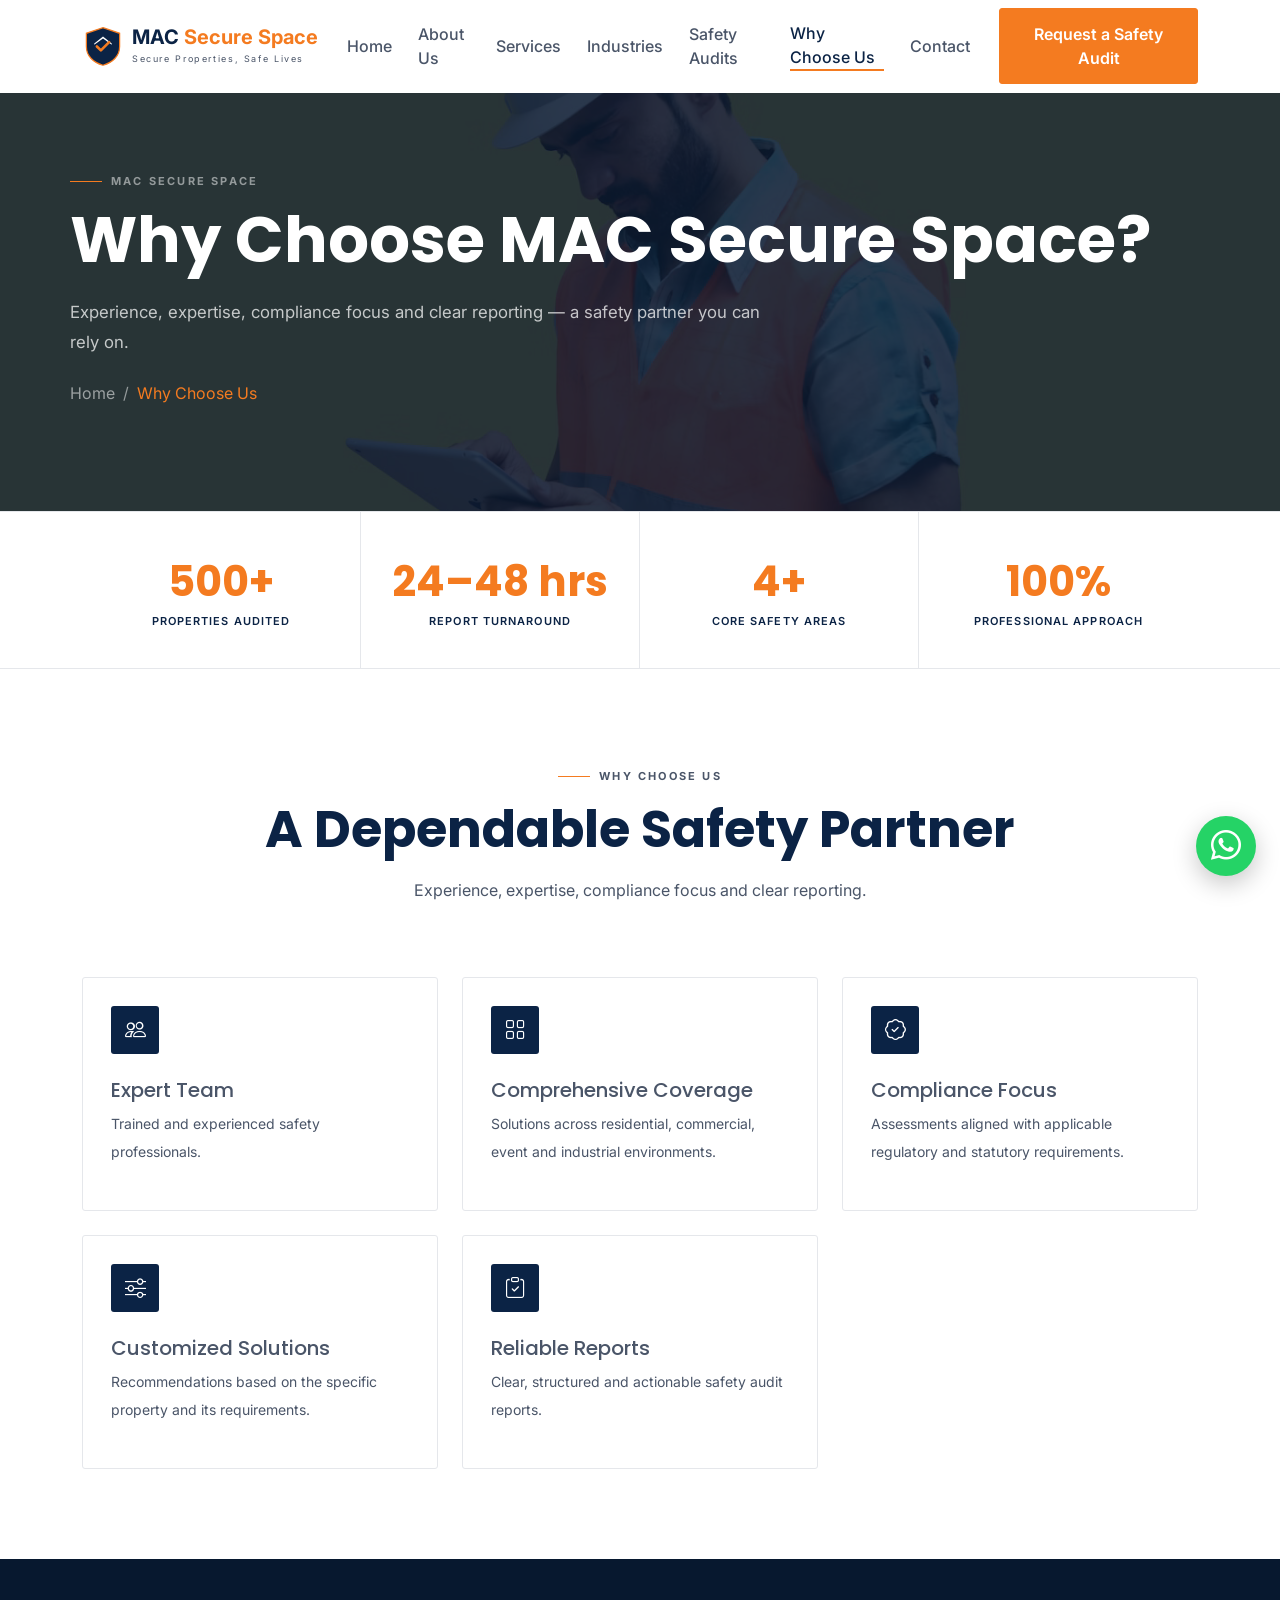
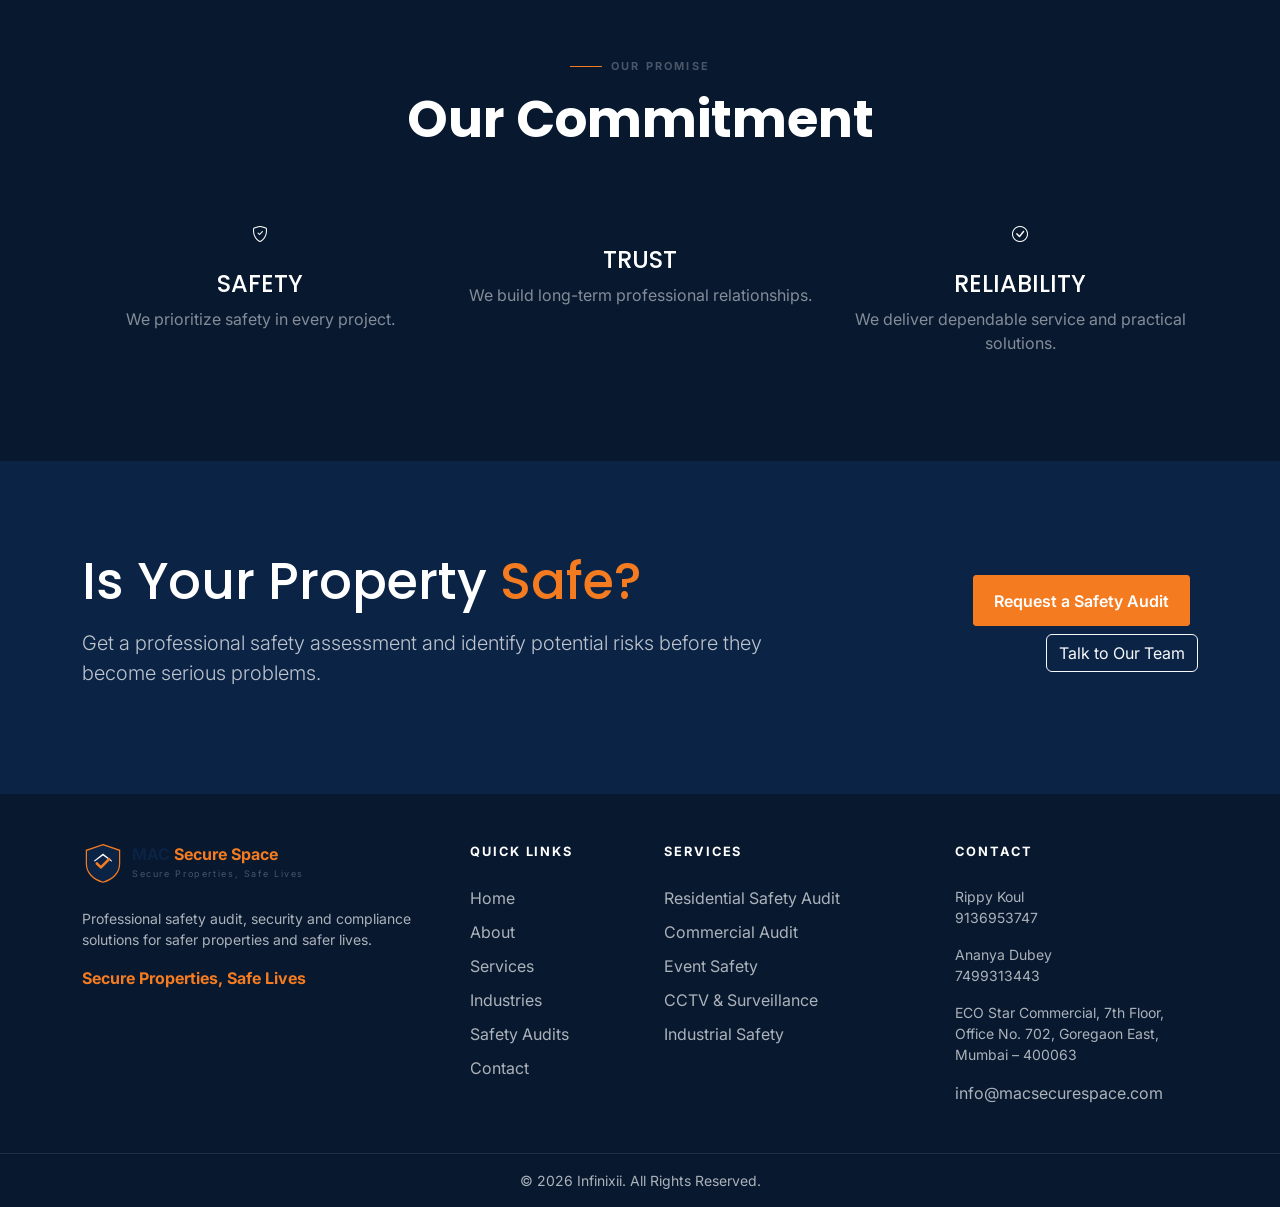
<file: why-choose-us.html>
<!doctype html>
<html lang="en">

<head>
    <meta charset="utf-8">
    <meta name="viewport" content="width=device-width,initial-scale=1">
    <title>Why Choose MAC Secure Space? | MAC Secure Space</title>
    <meta name="description"
        content="Experience, expertise, compliance focus and clear reporting — a safety partner you can rely on.">
    <link href="https://cdn.jsdelivr.net/npm/bootstrap@5.3.3/dist/css/bootstrap.min.css" rel="stylesheet">
    <link href="https://cdn.jsdelivr.net/npm/bootstrap-icons@1.11.3/font/bootstrap-icons.css" rel="stylesheet">
    <link
        href="https://fonts.googleapis.com/css2?family=Inter:wght@400;500;600;700&family=Poppins:wght@500;600;700&display=swap"
        rel="stylesheet">
    <link rel="stylesheet" href="assets/style.css">
</head>

<body>
    <nav class="navbar navbar-expand-lg fixed-top">
        <div class="container"><a class="navbar-brand d-flex align-items-center gap-2" href="index.html"><svg
                    class="brand-mark" viewBox="0 0 48 48" fill="none">
                    <path d="M24 3L43 9.5v15C43 35 35.5 42.8 24 46 12.5 42.8 5 35 5 24.5v-15L24 3z" fill="#0B2345"
                        stroke="#F47B20" stroke-width="1.4" />
                    <path d="M24 13l10 8v1.5l-10-7-10 7V21l10-8z" fill="#fff" />
                    <path d="M17 24.5l4.6 4.5 9.4-9.4" stroke="#F47B20" stroke-width="3" stroke-linecap="round"
                        stroke-linejoin="round" />
                </svg>
                <div>
                    <div class="brand-name">MAC <span>Secure Space</span></div>
                    <div class="brand-tag">Secure Properties, Safe Lives</div>
                </div>
            </a><button class="navbar-toggler border-0" data-bs-toggle="collapse" data-bs-target="#nav"><i
                    class="bi bi-list fs-2" style="color:var(--navy)"></i></button>
            <div class="collapse navbar-collapse" id="nav">
                <ul class="navbar-nav ms-auto align-items-lg-center">
                    <li class="nav-item"><a class="nav-link " href="index.html">Home</a></li>
                    <li class="nav-item"><a class="nav-link " href="about.html">About Us</a></li>
                    <li class="nav-item"><a class="nav-link " href="services.html">Services</a></li>
                    <li class="nav-item"><a class="nav-link " href="industries.html">Industries</a></li>
                    <li class="nav-item"><a class="nav-link " href="safety-audit.html">Safety Audits</a></li>
                    <li class="nav-item"><a class="nav-link active" href="why-choose-us.html">Why Choose Us</a></li>
                    <li class="nav-item"><a class="nav-link " href="contact.html">Contact</a></li>
                </ul><a href="contact.html" class="btn btn-brand ms-lg-3 mt-3 mt-lg-0">Request a Safety Audit</a>
            </div>
        </div>
    </nav>
    <section class="page-hero">
        <div class="page-hero-bg"
            style="background-image:url('assets/img/Child\ Safety.jpg')">
        </div>
        <div class="container page-hero-content">
            <div class="eyebrow text-white-50">MAC Secure Space</div>
            <h1 class="mt-3">Why Choose MAC Secure Space?</h1>
            <p class="mt-4">Experience, expertise, compliance focus and clear reporting — a safety partner you can rely
                on.</p>
            <div class="breadcrumb mt-4"><a href="index.html">Home</a><span class="mx-2 text-white-50">/</span><span
                    class="active">Why Choose Us</span></div>
        </div>
    </section>
    <section class="stats">
        <div class="container">
            <div class="row g-0">
                <div class="col-6 col-lg-3 stat reveal">
                    <div class="stat-value">500+</div>
                    <div class="stat-label">Properties Audited</div>
                </div>
                <div class="col-6 col-lg-3 stat reveal">
                    <div class="stat-value">24–48 hrs</div>
                    <div class="stat-label">Report Turnaround</div>
                </div>
                <div class="col-6 col-lg-3 stat reveal">
                    <div class="stat-value">4+</div>
                    <div class="stat-label">Core Safety Areas</div>
                </div>
                <div class="col-6 col-lg-3 stat reveal">
                    <div class="stat-value">100%</div>
                    <div class="stat-label">Professional Approach</div>
                </div>
            </div>
        </div>
    </section>
    <section class="section">
        <div class="container">
            <div class="section-heading reveal">
                <div class="eyebrow">Why Choose Us</div>
                <h2>A Dependable Safety Partner</h2>
                <p class="mt-3">Experience, expertise, compliance focus and clear reporting.</p>
            </div>
            <div class="row g-4 mt-5">
                <div class="col-sm-6 col-lg-4 reveal">
                    <div class="card-classic"><span class="icon-box"><i class="bi bi-people"></i></span>
                        <h3 class="h5 mt-4">Expert Team</h3>
                        <p class="small lh-lg">Trained and experienced safety professionals.</p>
                    </div>
                </div>
                <div class="col-sm-6 col-lg-4 reveal">
                    <div class="card-classic"><span class="icon-box"><i class="bi bi-grid"></i></span>
                        <h3 class="h5 mt-4">Comprehensive Coverage</h3>
                        <p class="small lh-lg">Solutions across residential, commercial, event and industrial
                            environments.</p>
                    </div>
                </div>
                <div class="col-sm-6 col-lg-4 reveal">
                    <div class="card-classic"><span class="icon-box"><i class="bi bi-patch-check"></i></span>
                        <h3 class="h5 mt-4">Compliance Focus</h3>
                        <p class="small lh-lg">Assessments aligned with applicable regulatory and statutory
                            requirements.</p>
                    </div>
                </div>
                <div class="col-sm-6 col-lg-4 reveal">
                    <div class="card-classic"><span class="icon-box"><i class="bi bi-sliders"></i></span>
                        <h3 class="h5 mt-4">Customized Solutions</h3>
                        <p class="small lh-lg">Recommendations based on the specific property and its requirements.</p>
                    </div>
                </div>
                <div class="col-sm-6 col-lg-4 reveal">
                    <div class="card-classic"><span class="icon-box"><i class="bi bi-clipboard-check"></i></span>
                        <h3 class="h5 mt-4">Reliable Reports</h3>
                        <p class="small lh-lg">Clear, structured and actionable safety audit reports.</p>
                    </div>
                </div>
            </div>
        </div>
    </section>
    <section class="section section-dark">
        <div class="container">
            <div class="section-heading reveal">
                <div class="eyebrow">Our Promise</div>
                <h2>Our Commitment</h2>
            </div>
            <div class="row mt-5 g-4">
                <div class="col-md-4 text-center reveal">
                    <div class="commitment-icon"><i class="bi bi-shield-check"></i></div>
                    <h3 class="h4 text-white mt-4">SAFETY</h3>
                    <p class="text-white-50">We prioritize safety in every project.</p>
                </div>
                <div class="col-md-4 text-center reveal">
                    <div class="commitment-icon"><i class="bi bi-handshake"></i></div>
                    <h3 class="h4 text-white mt-4">TRUST</h3>
                    <p class="text-white-50">We build long-term professional relationships.</p>
                </div>
                <div class="col-md-4 text-center reveal">
                    <div class="commitment-icon"><i class="bi bi-check-circle"></i></div>
                    <h3 class="h4 text-white mt-4">RELIABILITY</h3>
                    <p class="text-white-50">We deliver dependable service and practical solutions.</p>
                </div>
            </div>
        </div>
    </section>
    <section class="section cta">
        <div class="container">
            <div class="row align-items-center g-4">
                <div class="col-lg-8">
                    <h2>Is Your Property <span style="color:var(--orange)">Safe?</span></h2>
                    <p class="lead mt-3">Get a professional safety assessment and identify potential risks before they
                        become serious problems.</p>
                </div>
                <div class="col-lg-4 text-lg-end"><a class="btn btn-brand me-2 mb-2" href="contact.html">Request a
                        Safety Audit</a><a class="btn btn-outline-light mb-2" href="contact.html">Talk to Our Team</a>
                </div>
            </div>
        </div>
    </section>
    <footer>
        <div class="container py-5">
            <div class="row g-5">
                <div class="col-lg-4">
                    <div class="d-flex align-items-center gap-2"><a class="navbar-brand d-flex align-items-center gap-2"
                            href="index.html"><svg class="brand-mark" viewBox="0 0 48 48" fill="none">
                                <path d="M24 3L43 9.5v15C43 35 35.5 42.8 24 46 12.5 42.8 5 35 5 24.5v-15L24 3z"
                                    fill="#0B2345" stroke="#F47B20" stroke-width="1.4" />
                                <path d="M24 13l10 8v1.5l-10-7-10 7V21l10-8z" fill="#fff" />
                                <path d="M17 24.5l4.6 4.5 9.4-9.4" stroke="#F47B20" stroke-width="3"
                                    stroke-linecap="round" stroke-linejoin="round" />
                            </svg>
                            <div>
                                <div class="brand-name">MAC <span>Secure Space</span></div>
                                <div class="brand-tag">Secure Properties, Safe Lives</div>
                            </div>
                        </a></div>
                    <p class="mt-4 small">Professional safety audit, security and compliance solutions for safer
                        properties and safer lives.</p><strong style="color:var(--orange)">Secure Properties, Safe
                        Lives</strong>
                </div>
                <div class="col-6 col-lg-2">
                    <div class="footer-title mb-4">Quick Links</div><a class="footer-link" href="index.html">Home</a><a
                        class="footer-link" href="about.html">About</a><a class="footer-link"
                        href="services.html">Services</a><a class="footer-link" href="industries.html">Industries</a><a
                        class="footer-link" href="safety-audit.html">Safety Audits</a><a class="footer-link"
                        href="contact.html">Contact</a>
                </div>
                <div class="col-6 col-lg-3">
                    <div class="footer-title mb-4">Services</div><a class="footer-link" href="services.html">Residential
                        Safety Audit</a><a class="footer-link" href="services.html">Commercial Audit</a><a
                        class="footer-link" href="services.html">Event Safety</a><a class="footer-link"
                        href="services.html">CCTV & Surveillance</a><a class="footer-link"
                        href="services.html">Industrial Safety</a>
                </div>
                <div class="col-lg-3">
                    <div class="footer-title mb-4">Contact</div>
                    <p class="small">Rippy Koul<br><a class="footer-link d-inline" href="tel:9136953747">9136953747</a>
                    </p>
                    <p class="small">Ananya Dubey<br><a class="footer-link d-inline"
                            href="tel:7499313443">7499313443</a></p>
                    <p class="small">ECO Star Commercial, 7th Floor, Office No. 702, Goregaon East, Mumbai – 400063</p>
                    <a class="footer-link d-inline" href="mailto:info@macsecurespace.com">info@macsecurespace.com</a>
                </div>
            </div>
        </div>
        <div class="border-top border-light border-opacity-10">
            <div class="container py-3 text-center small">© 2026 Infinixii. All Rights Reserved.</div>
        </div>
        <a
        href="https://wa.me/919136953747?text=Hello%20MAC%20Secure%20Space,%20I%20would%20like%20to%20enquire%20about%20your%20safety%20services."
        class="whatsapp-float" target="_blank" rel="noopener" aria-label="Chat with MAC Secure Space on WhatsApp"><i
            class="bi bi-whatsapp"></i><span class="whatsapp-tooltip">Chat with us on WhatsApp</span></a>
    </footer>
    <script src="https://cdn.jsdelivr.net/npm/bootstrap@5.3.3/dist/js/bootstrap.bundle.min.js"></script>
    <script src="assets/script.js"></script>
</body>

</html>
</file>
<file: assets/style.css>
:root {
    --navy: #0B2345;
    --dark: #07182F;
    --orange: #F47B20;
    --light: #F5F7FA;
    --gray: #4A5568;
    --border: #e5e7eb
}

html {
    scroll-behavior: smooth
}

body {
    font-family: Inter, sans-serif;
    color: var(--gray)
}

h1,
h2,
h3,
h4,
h5 {
    font-family: Poppins, sans-serif;
    color: var(--navy)
}

a {
    text-decoration: none
}

.navbar {
    min-height: 74px;
    background: #fff;
    border-bottom: 1px solid transparent
}

.navbar.scrolled {
    box-shadow: 0 4px 20px #07182f14;
    border-color: var(--border)
}

.brand-mark {
    width: 42px;
    height: 42px
}

.brand-name {
    font-weight: 700;
    color: var(--navy);
    line-height: 1
}

.brand-name span {
    color: var(--orange)
}

.brand-tag {
    font-size: 9px;
    letter-spacing: .18em;
    color: var(--gray);
    margin-top: 5px
}

.nav-link {
    font-weight: 500;
    color: var(--gray) !important;
    margin: 0 5px
}

.nav-link:hover,
.nav-link.active {
    color: var(--navy) !important
}

.nav-link.active:after {
    content: "";
    display: block;
    height: 2px;
    background: var(--orange)
}

.btn-brand {
    background: var(--orange);
    border: 1px solid var(--orange);
    color: #fff;
    font-weight: 600;
    border-radius: 3px;
    padding: .8rem 1.25rem
}

.btn-brand:hover {
    background: #d96818;
    color: #fff
}

.btn-outline-brand {
    border: 1px solid var(--navy);
    color: var(--navy);
    font-weight: 600;
    border-radius: 3px;
    padding: .8rem 1.25rem
}

.btn-outline-brand:hover {
    background: var(--navy);
    color: #fff
}

.hero {
    padding-top: 74px;
    position: relative;
    overflow: hidden
}

.hero:after {
    content: "";
    position: absolute;
    right: 0;
    top: 74px;
    bottom: 0;
    width: 50%;
    background: var(--light)
}

.hero-inner {
    position: relative;
    z-index: 1;
    padding: 90px 0
}

.eyebrow {
    display: inline-flex;
    align-items: center;
    gap: 9px;
    text-transform: uppercase;
    letter-spacing: .2em;
    font-size: 11px;
    font-weight: 700;
    color: var(--gray)
}

.eyebrow:before {
    content: "";
    width: 32px;
    height: 1px;
    background: var(--orange)
}

.hero h1 {
    font-size: clamp(2.5rem, 5vw, 4.5rem);
    font-weight: 700;
    line-height: 1.04;
    letter-spacing: -.04em
}

.hero h1 span {
    color: var(--orange)
}

.hero-copy {
    font-size: 1.08rem;
    line-height: 1.8;
    max-width: 620px
}

.hero-img-wrap {
    position: relative;
    border: 1px solid #0b23451f;
    box-shadow: 0 15px 45px #07182f1f
}

.hero-img {
    width: 100%;
    height: 520px;
    object-fit: cover
}

.hero-img-wrap:after {
    content: "";
    position: absolute;
    right: -14px;
    top: -18px;
    width: 90px;
    height: 90px;
    border: 4px solid var(--orange);
    z-index: -1
}

.audit-badge {
    position: absolute;
    left: -20px;
    bottom: -24px;
    background: var(--navy);
    color: #fff;
    padding: 18px 22px;
    display: flex;
    gap: 13px;
    align-items: center;
    box-shadow: 0 12px 25px #07182f33
}

.badge-icon {
    background: var(--orange);
    padding: 11px;
    font-size: 22px
}

.badge-value {
    font: bold 1.7rem Poppins
}

.badge-label {
    font-size: 10px;
    text-transform: uppercase;
    letter-spacing: .12em;
    color: #fffc
}

.section {
    padding: 90px 0
}

.section-light {
    background: var(--light)
}

.section-dark {
    background: var(--dark);
    color: #fff
}

.section-navy {
    background: var(--navy);
    color: #fff
}

.section-heading {
    text-align: center;
    max-width: 760px;
    margin: 0 auto
}

.section-heading .eyebrow {
    justify-content: center
}

.section-heading h2 {
    font-size: clamp(2rem, 4vw, 3.3rem);
    font-weight: 700;
    margin-top: 14px
}

.section-dark h2,
.section-navy h2 {
    color: #fff
}

.section-heading p {
    line-height: 1.8
}

.stats {
    border-top: 1px solid var(--border);
    border-bottom: 1px solid var(--border)
}

.stat {
    padding: 38px 15px;
    text-align: center;
    border-right: 1px solid var(--border)
}

.stat:last-child {
    border-right: 0
}

.stat-value {
    font: bold 2.6rem Poppins;
    color: var(--orange)
}

.stat-label {
    text-transform: uppercase;
    letter-spacing: .1em;
    font-size: 11px;
    font-weight: 600;
    color: var(--navy)
}

.card-classic {
    height: 100%;
    background: #fff;
    border: 1px solid var(--border);
    border-radius: 3px;
    padding: 28px;
    transition: .3s
}

.card-classic:hover {
    transform: translateY(-4px);
    box-shadow: 0 12px 30px #07182f14;
    border-color: #f47b2070
}

.icon-box {
    width: 48px;
    height: 48px;
    background: var(--navy);
    color: #fff;
    display: flex;
    align-items: center;
    justify-content: center;
    border-radius: 3px;
    font-size: 21px
}

.card-classic:hover .icon-box {
    background: var(--orange)
}

.number {
    font: bold 1.5rem Poppins;
    color: #dfe3e8
}

.image-card {
    position: relative;
    height: 285px;
    overflow: hidden;
    border: 1px solid var(--border);
    border-radius: 3px
}

.image-card img {
    width: 100%;
    height: 100%;
    object-fit: cover;
    transition: .8s
}

.image-card:hover img {
    transform: scale(1.07)
}

.image-overlay {
    position: absolute;
    inset: 0;
    background: linear-gradient(to top, #07182ff5, #07182f20 65%, transparent)
}

.image-content {
    position: absolute;
    left: 0;
    right: 0;
    bottom: 0;
    padding: 28px;
    color: #fff
}

.image-content h3 {
    color: #fff;
    margin: 8px 0
}

.image-content p {
    color: #fffc;
    font-size: .9rem
}

.process-number {
    width: 64px;
    height: 64px;
    border-radius: 50%;
    background: var(--navy);
    border: 2px solid var(--orange);
    color: var(--orange);
    font: bold 1.2rem Poppins;
    display: flex;
    align-items: center;
    justify-content: center
}

.process-line {
    position: absolute;
    top: 32px;
    left: 80px;
    right: 0;
    height: 1px;
    background: #f47b204d
}

.page-hero {
    padding-top: 74px;
    min-height: 430px;
    background: var(--dark);
    display: flex;
    align-items: center;
    position: relative;
    overflow: hidden
}

.page-hero-bg {
    position: absolute;
    inset: 0;
    background-size: cover;
    background-position: center
}

.page-hero-bg:after {
    content: "";
    position: absolute;
    inset: 0;
    background: #07182fdb
}

.page-hero-content {
    position: relative;
    padding: 90px 0
}

.page-hero h1 {
    font-size: clamp(2.5rem, 5vw, 4rem);
    color: #fff;
    font-weight: 700;
    line-height: 1.05
}

.page-hero p {
    max-width: 720px;
    color: #fffb;
    font-size: 1.05rem;
    line-height: 1.8
}

.breadcrumb a {
    color: #fff8
}

.breadcrumb .active {
    color: var(--orange)
}

.detail-card {
    border: 1px solid var(--border);
    background: #fff;
    overflow: hidden
}

.detail-img {
    height: 300px;
    object-fit: cover;
    width: 100%
}

.detail-content {
    padding: 40px
}

.audit-area {
    padding: 30px;
    background: var(--light);
    height: 100%;
    border: 1px solid var(--border)
}

.report-box {
    border: 1px solid #ffffff1f;
    height: 100%;
    padding: 28px
}

.cta {
    background: var(--navy);
    position: relative;
    overflow: hidden
}

.cta h2 {
    color: #fff;
    font-size: clamp(2rem, 4vw, 3.3rem)
}

.cta p {
    color: #fffb;
    max-width: 700px
}

.form-control,
.form-select {
    border: 1px solid #d1d5db;
    border-radius: 3px;
    padding: .8rem 1rem
}

.form-control:focus,
.form-select:focus {
    border-color: var(--orange);
    box-shadow: 0 0 0 .2rem #f47b2026
}

.form-label {
    font-weight: 600;
    color: var(--navy);
    font-size: .9rem
}

.contact-box {
    background: var(--navy);
    color: #fff;
    padding: 32px;
    border-radius: 3px
}

.contact-box a {
    color: #fffc
}

.contact-box a:hover {
    color: var(--orange)
}

footer {
    background: var(--dark);
    color: #fffa
}

.footer-title {
    color: #fff;
    font-size: .8rem;
    letter-spacing: .15em;
    text-transform: uppercase;
    font-weight: 700
}

.footer-link {
    color: #fffa;
    display: block;
    margin-bottom: 10px
}

.footer-link:hover {
    color: var(--orange)
}

.reveal {
    opacity: 0;
    transform: translateY(20px);
    transition: .7s
}

.reveal.visible {
    opacity: 1;
    transform: none
}

.marquee {
    overflow: hidden;
    white-space: nowrap;
    border-top: 1px solid var(--border);
    border-bottom: 1px solid var(--border);
    padding: 17px 0
}

.marquee-track {
    display: inline-block;
    animation: marquee 30s linear infinite
}

.marquee span {
    display: inline-block;
    margin: 0 28px;
    text-transform: uppercase;
    font-size: 11px;
    font-weight: 700;
    letter-spacing: .15em
}

.marquee span:before {
    content: "•";
    color: var(--orange);
    margin-right: 28px
}

@keyframes marquee {
    from {
        transform: translateX(0)
    }

    to {
        transform: translateX(-50%)
    }
}

@media(max-width:991px) {
    .hero:after {
        display: none
    }

    .hero-inner {
        padding: 65px 0
    }

    .hero-img {
        height: 420px
    }

    .process-line {
        display: none
    }
}

@media(max-width:575px) {
    .section {
        padding: 65px 0
    }

    .hero h1 {
        font-size: 2.65rem
    }

    .hero-img {
        height: 350px
    }

    .audit-badge {
        left: 12px
    }

    .stat {
        padding: 28px 8px
    }

    .stat-value {
        font-size: 1.8rem
    }

    .stat-label {
        font-size: 9px
    }

    .brand-tag {
        display: none
    }
}

.whatsapp-float {
    position: fixed;
    right: 24px;
    bottom: 24px;
    width: 60px;
    height: 60px;
    background: #25D366;
    color: #fff;
    border-radius: 50%;
    display: flex;
    align-items: center;
    justify-content: center;
    font-size: 30px;
    box-shadow: 0 8px 24px rgba(0, 0, 0, .22);
    z-index: 9999;
    transition: all .25s ease
}

.whatsapp-float:hover {
    color: #fff;
    transform: translateY(-4px) scale(1.05);
    box-shadow: 0 12px 30px rgba(0, 0, 0, .28)
}

.whatsapp-tooltip {
    position: absolute;
    right: 72px;
    white-space: nowrap;
    background: #07182F;
    color: #fff;
    font-size: 13px;
    font-weight: 600;
    padding: 9px 13px;
    border-radius: 4px;
    opacity: 0;
    visibility: hidden;
    transform: translateX(8px);
    transition: .2s ease
}

.whatsapp-float:hover .whatsapp-tooltip {
    opacity: 1;
    visibility: visible;
    transform: translateX(0)
}

@media(max-width:575px) {
    .whatsapp-float {
        width: 54px;
        height: 54px;
        right: 16px;
        bottom: 16px;
        font-size: 27px
    }

    .whatsapp-tooltip {
        display: none
    }
}
</file>
